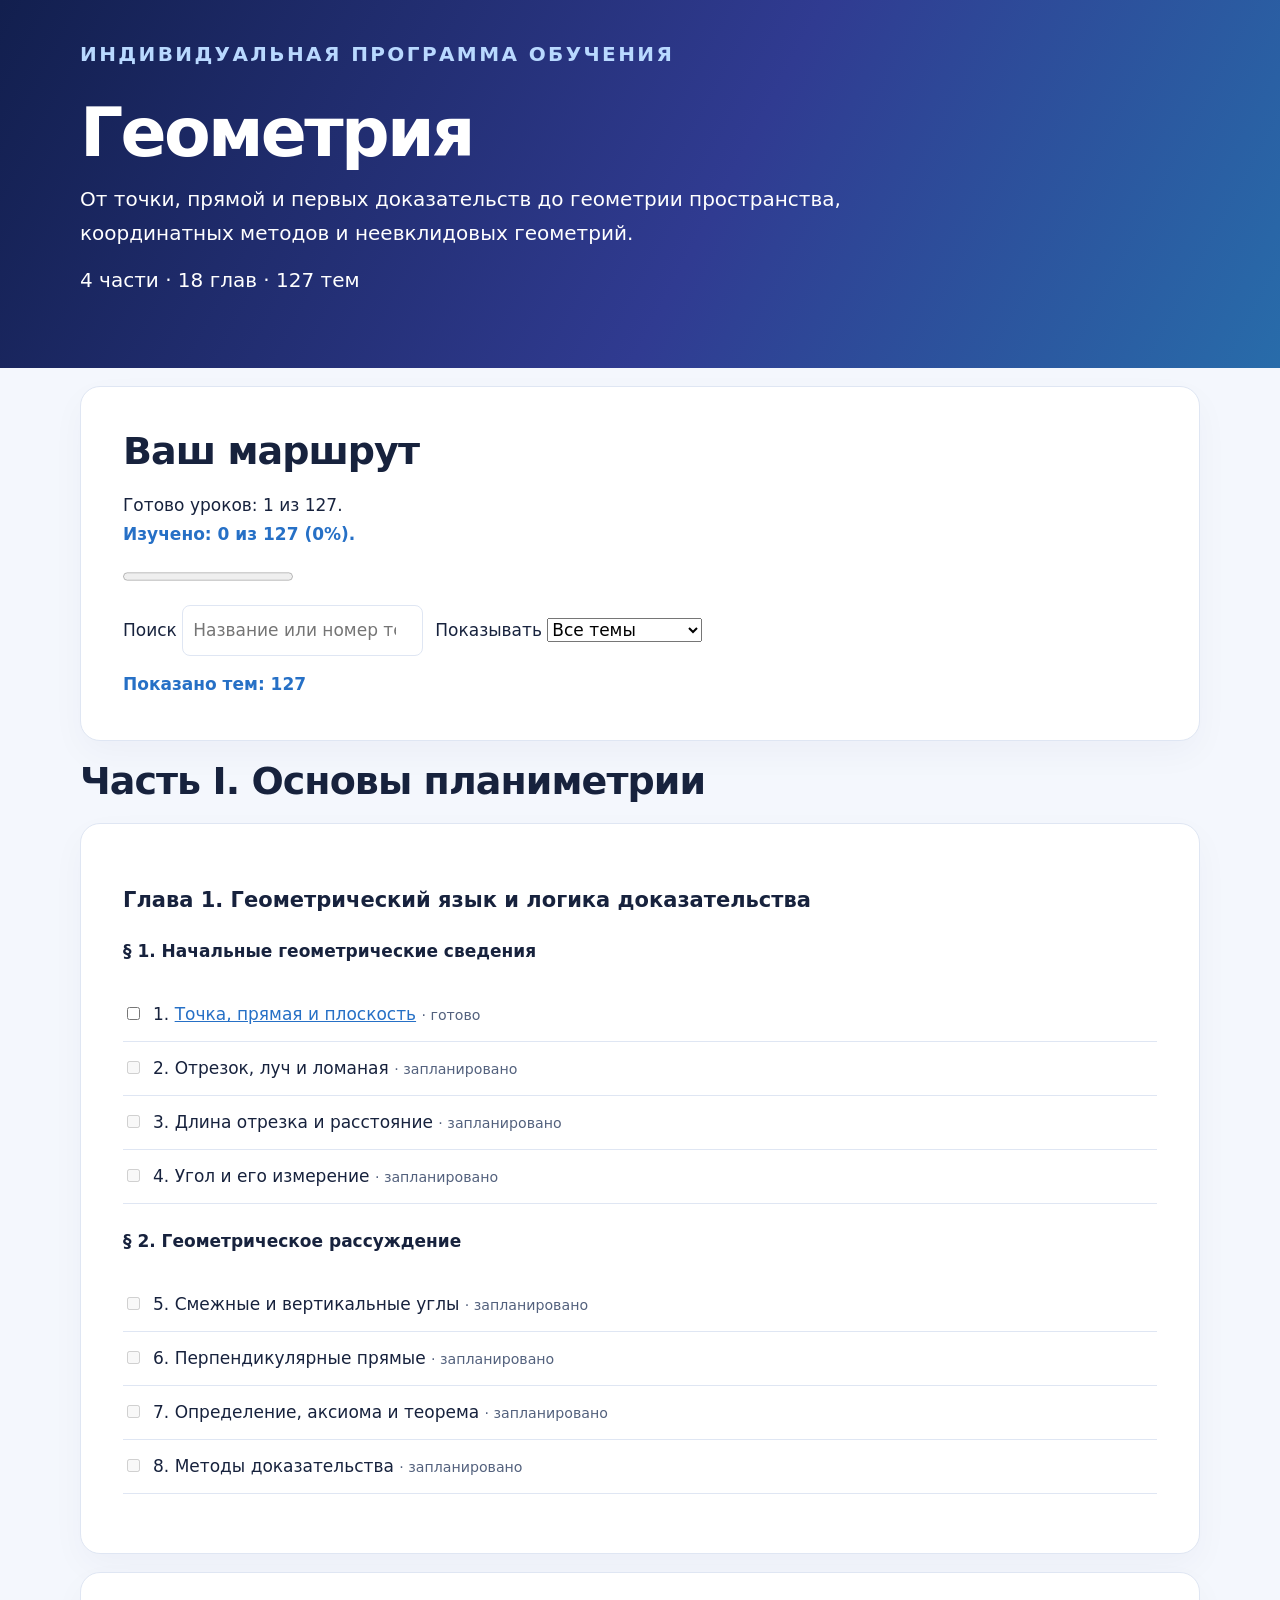
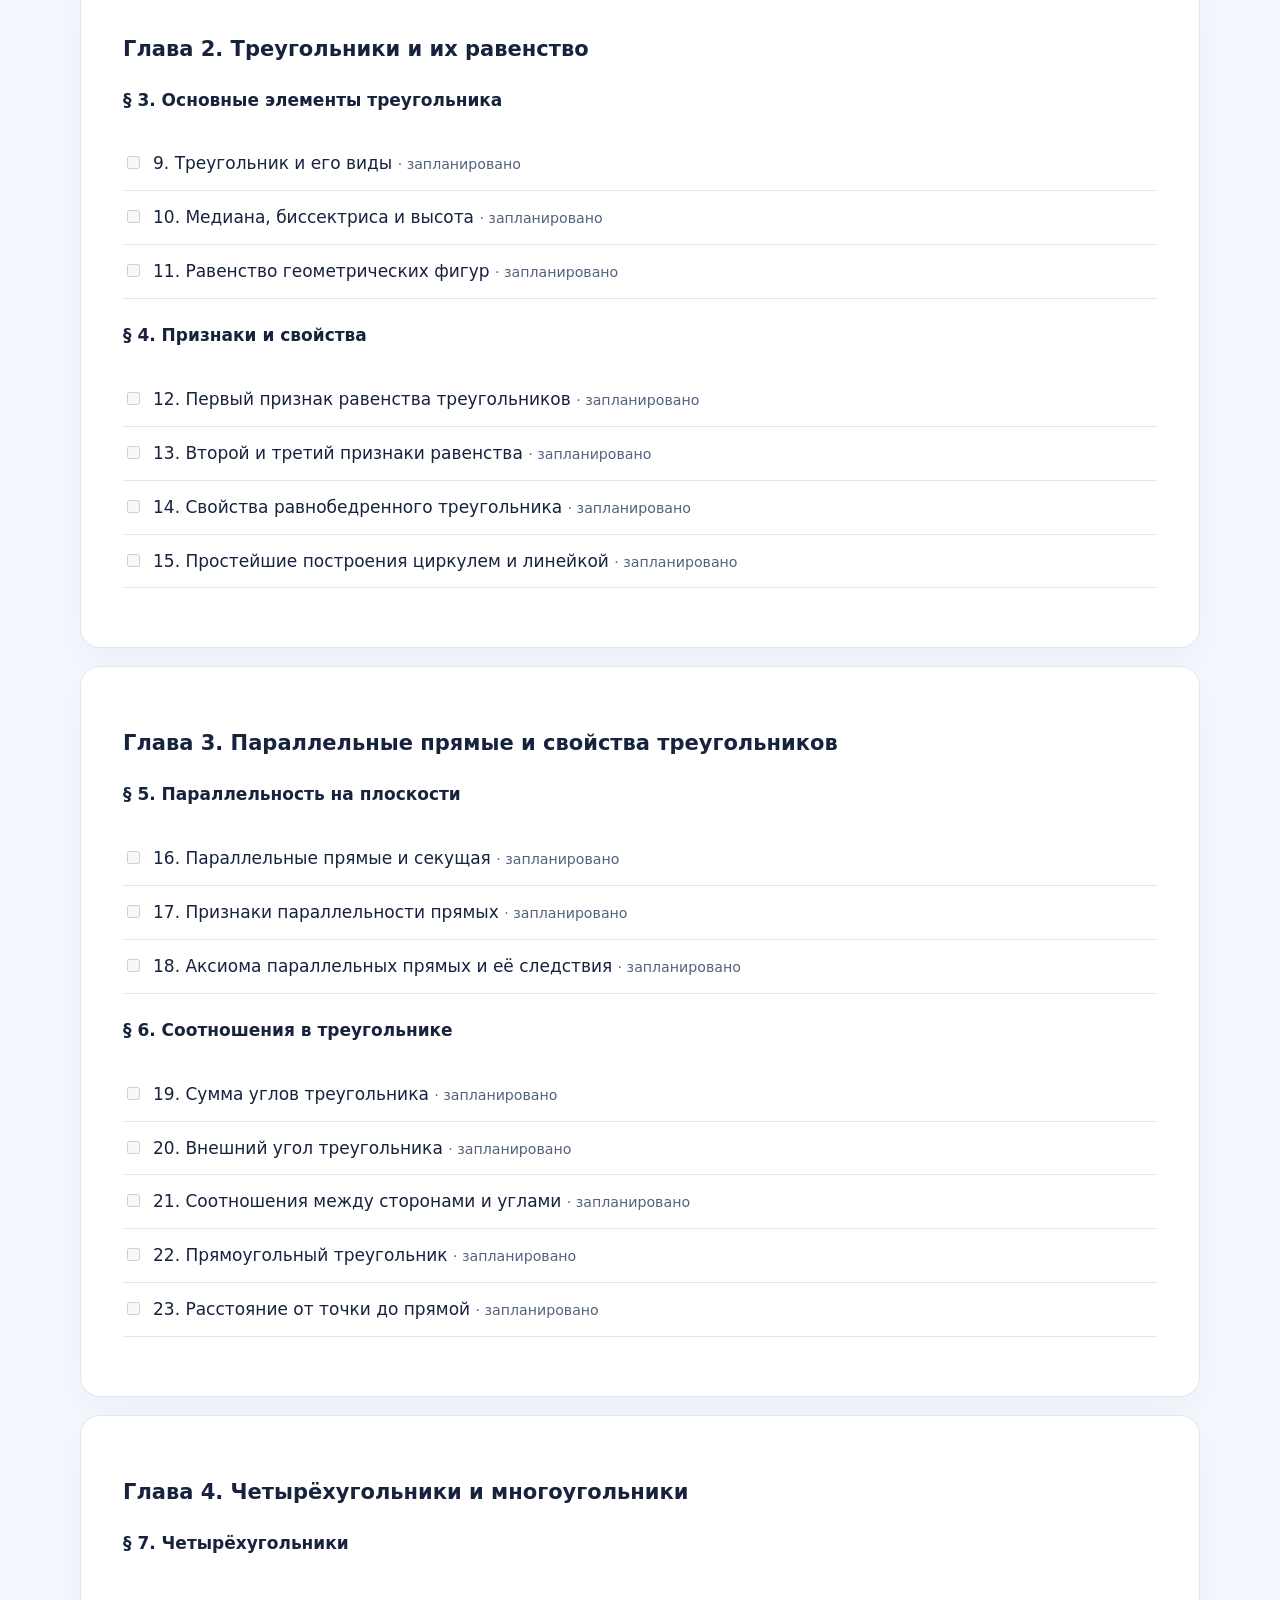
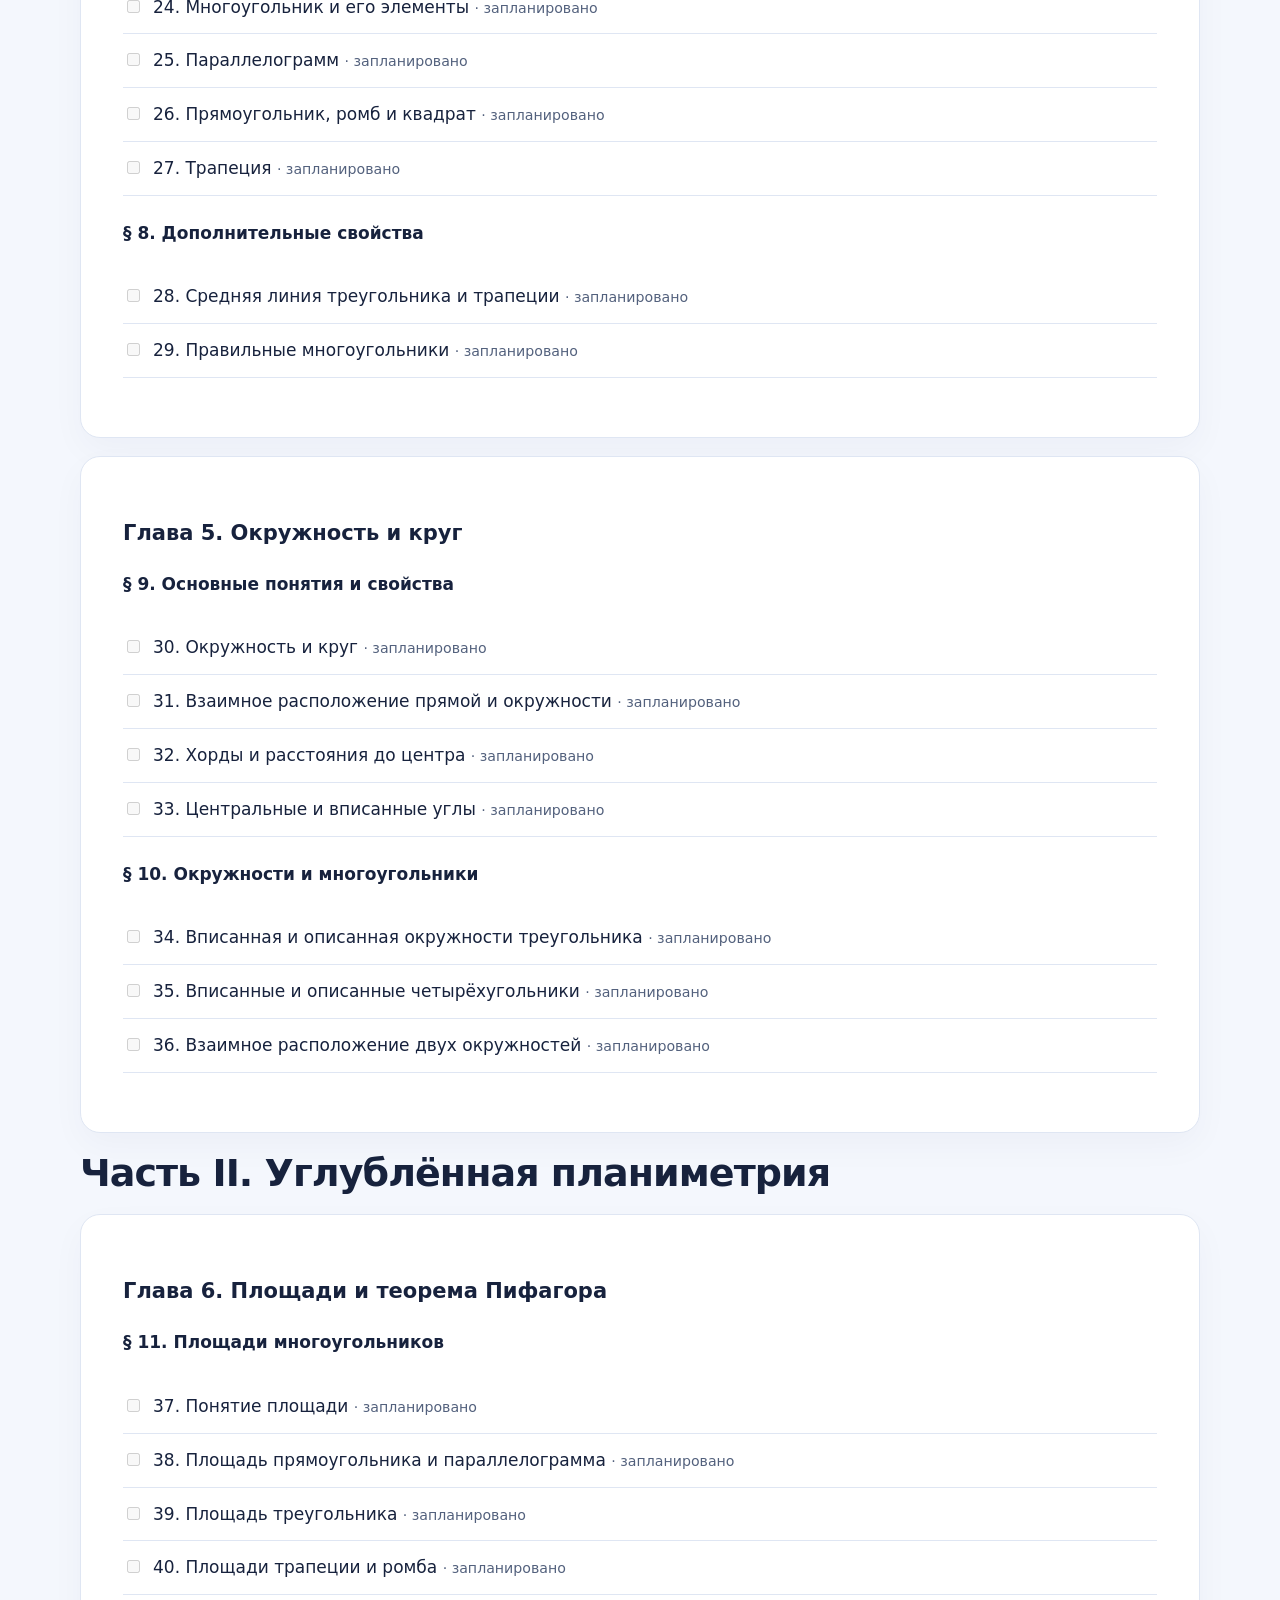
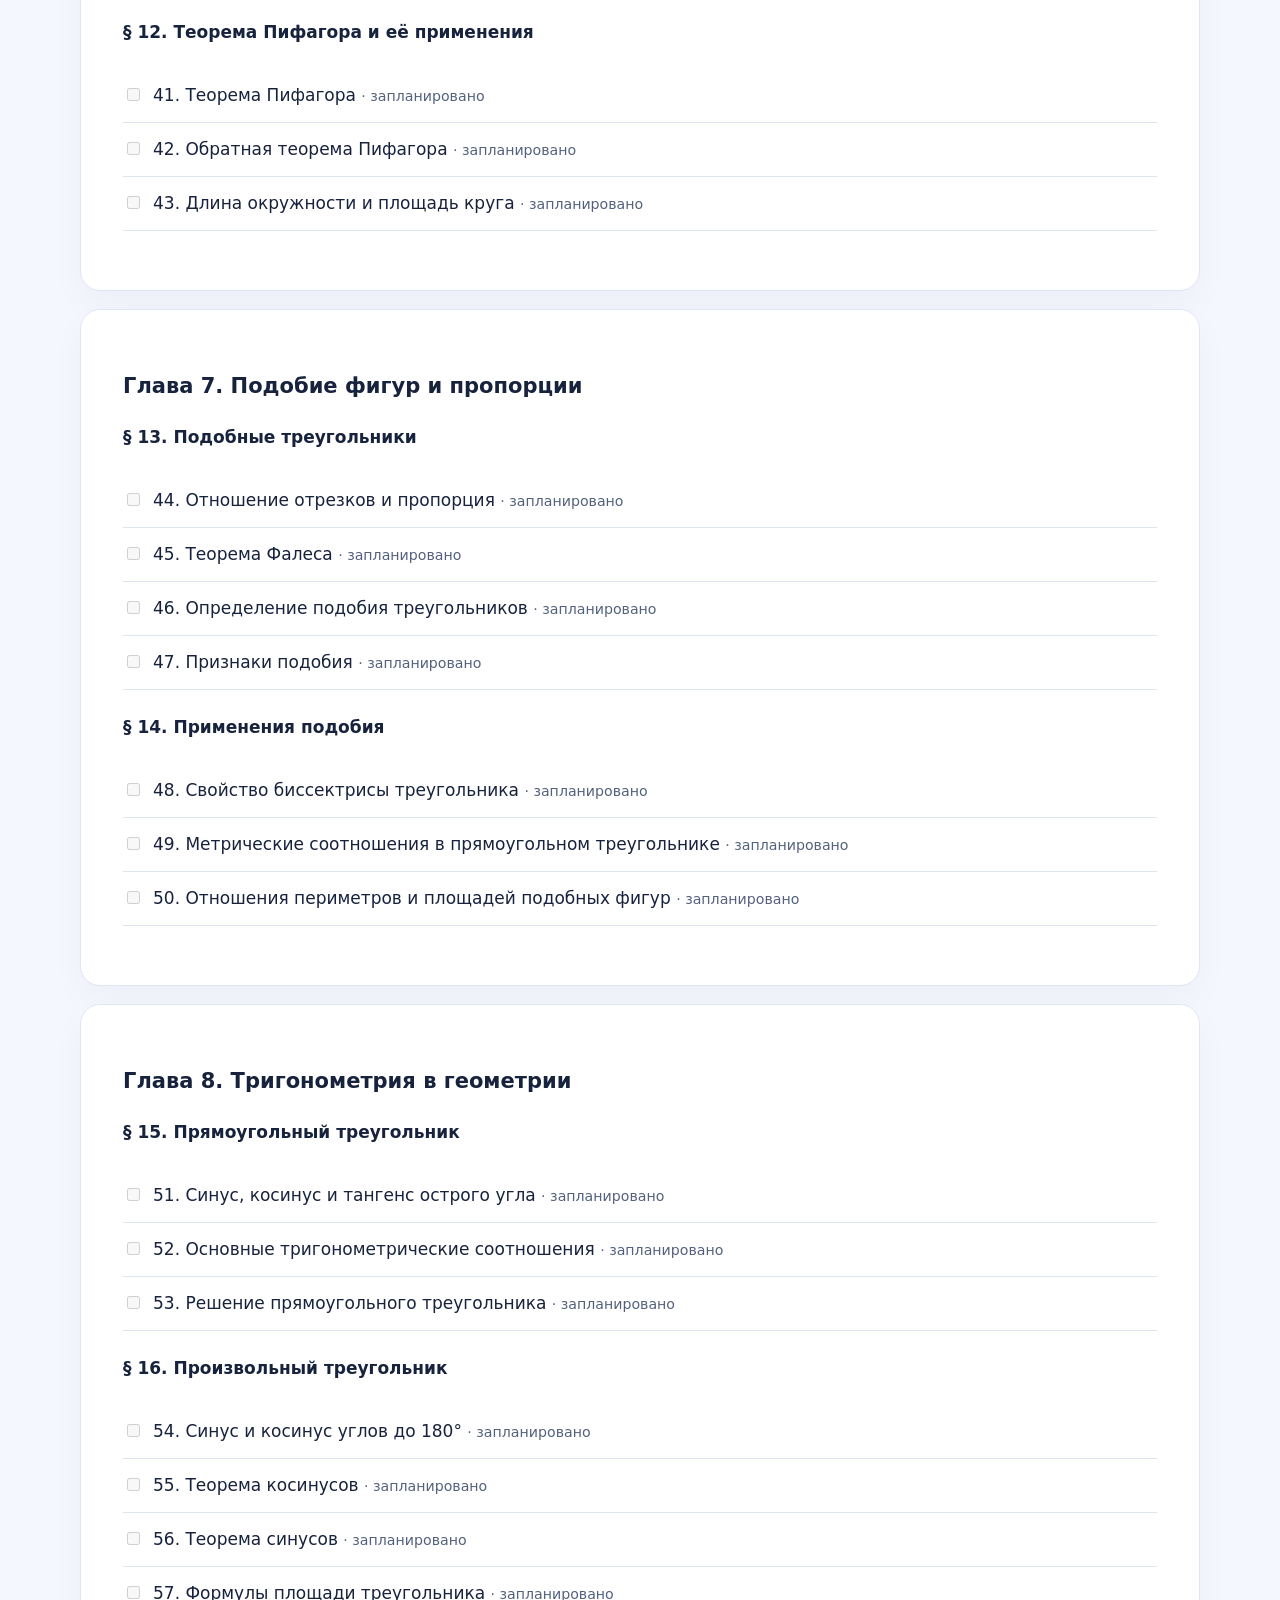
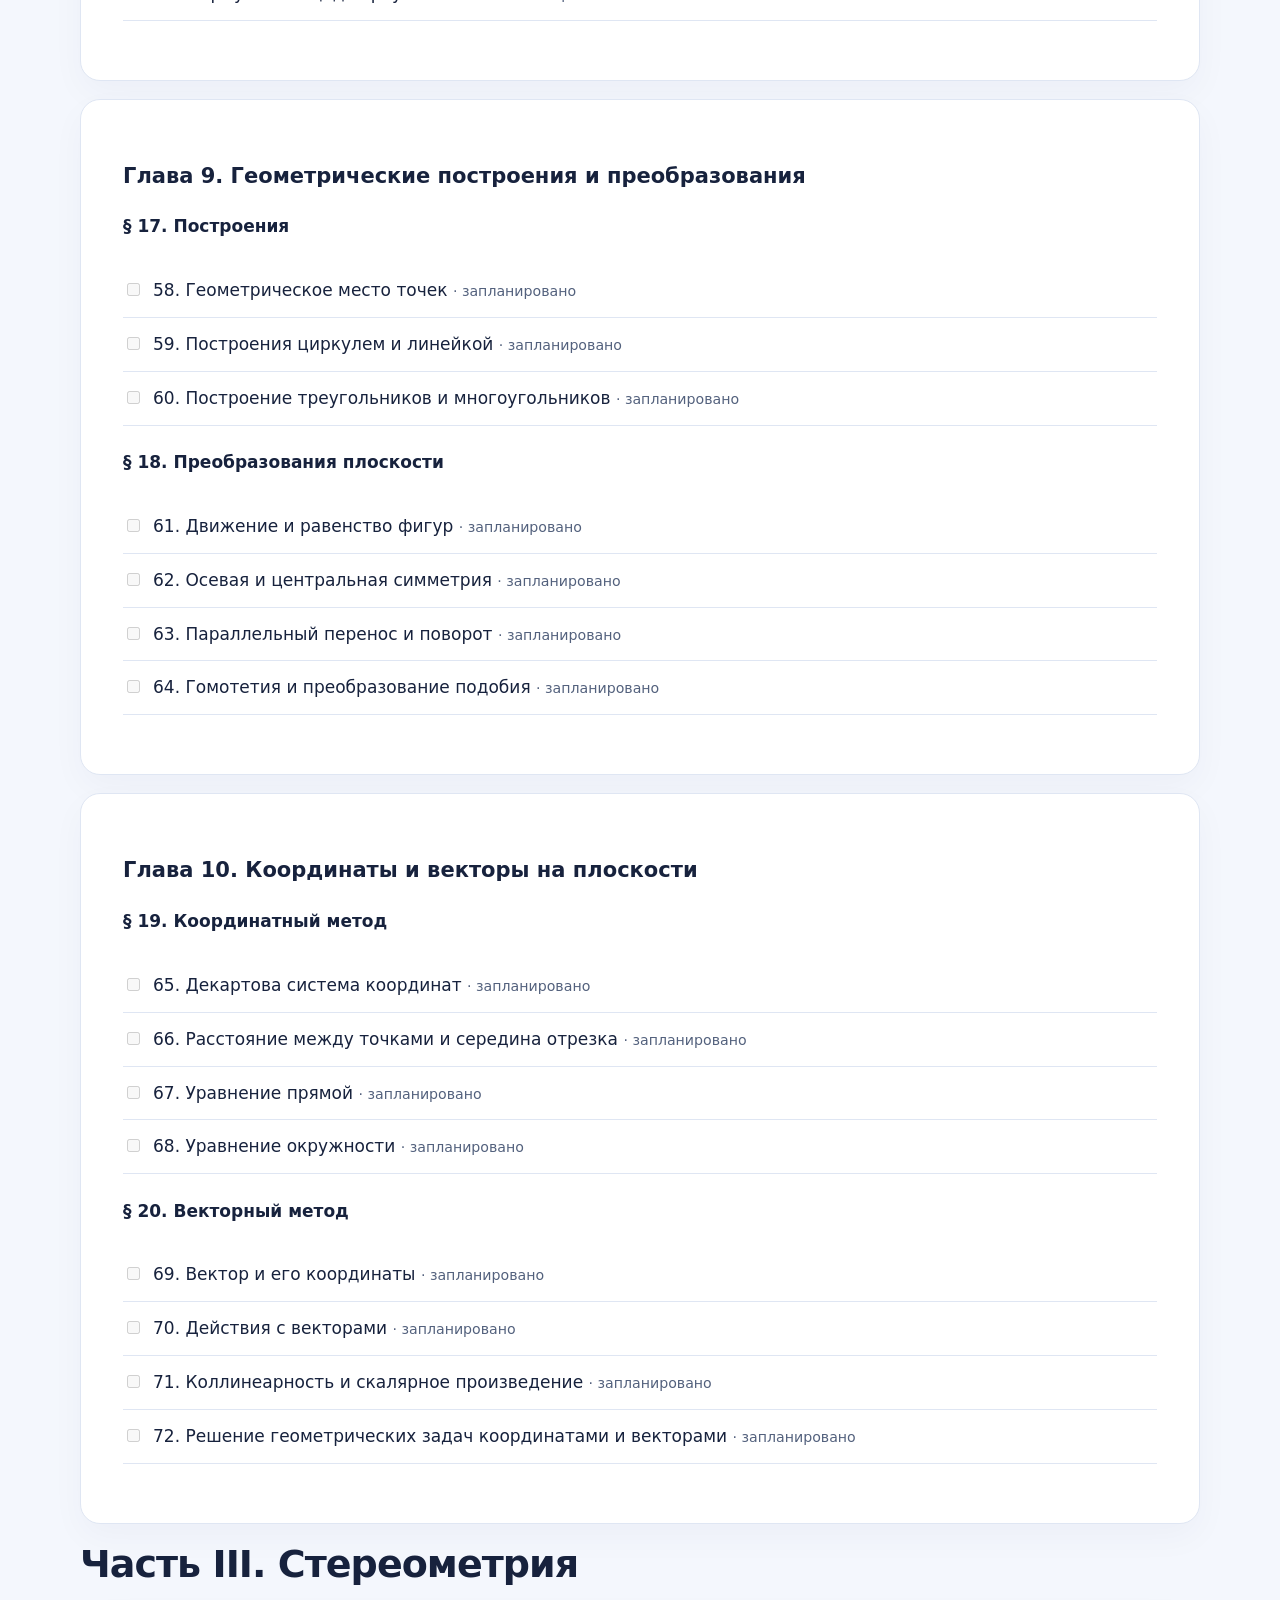
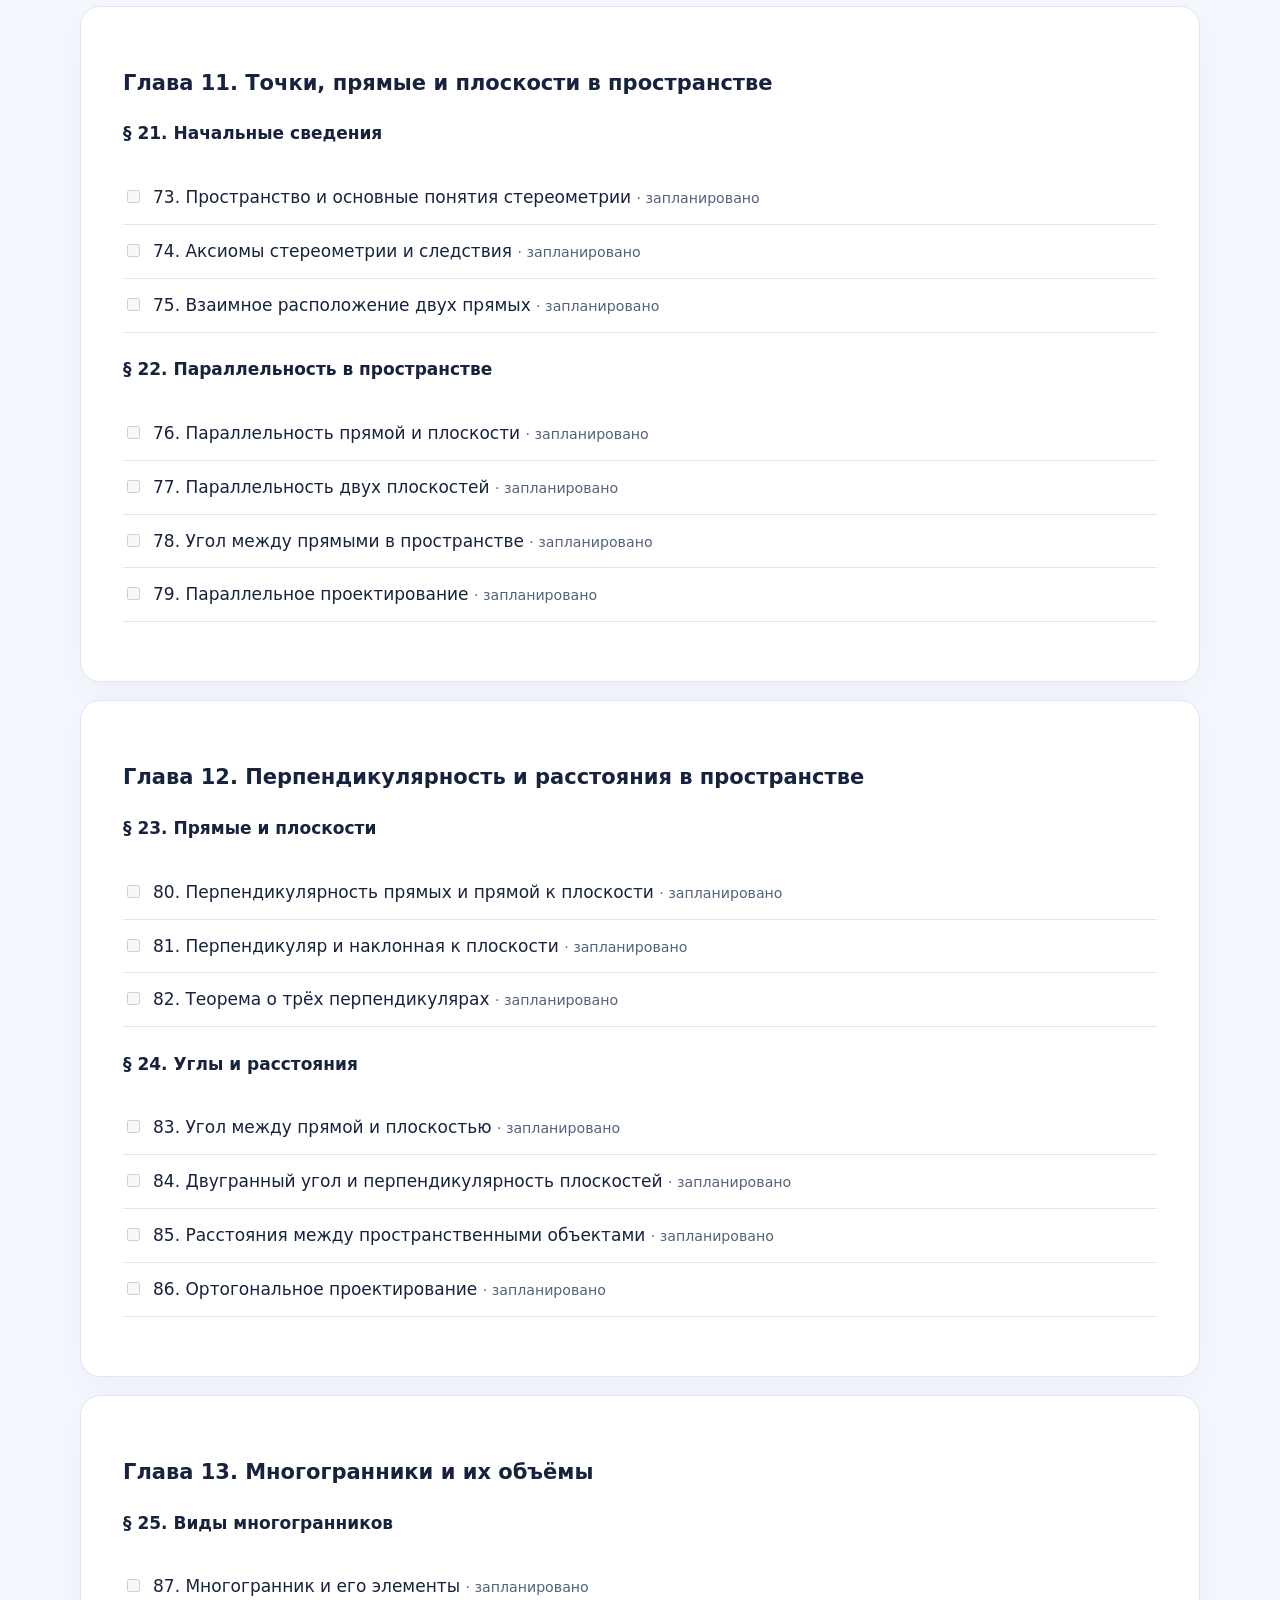
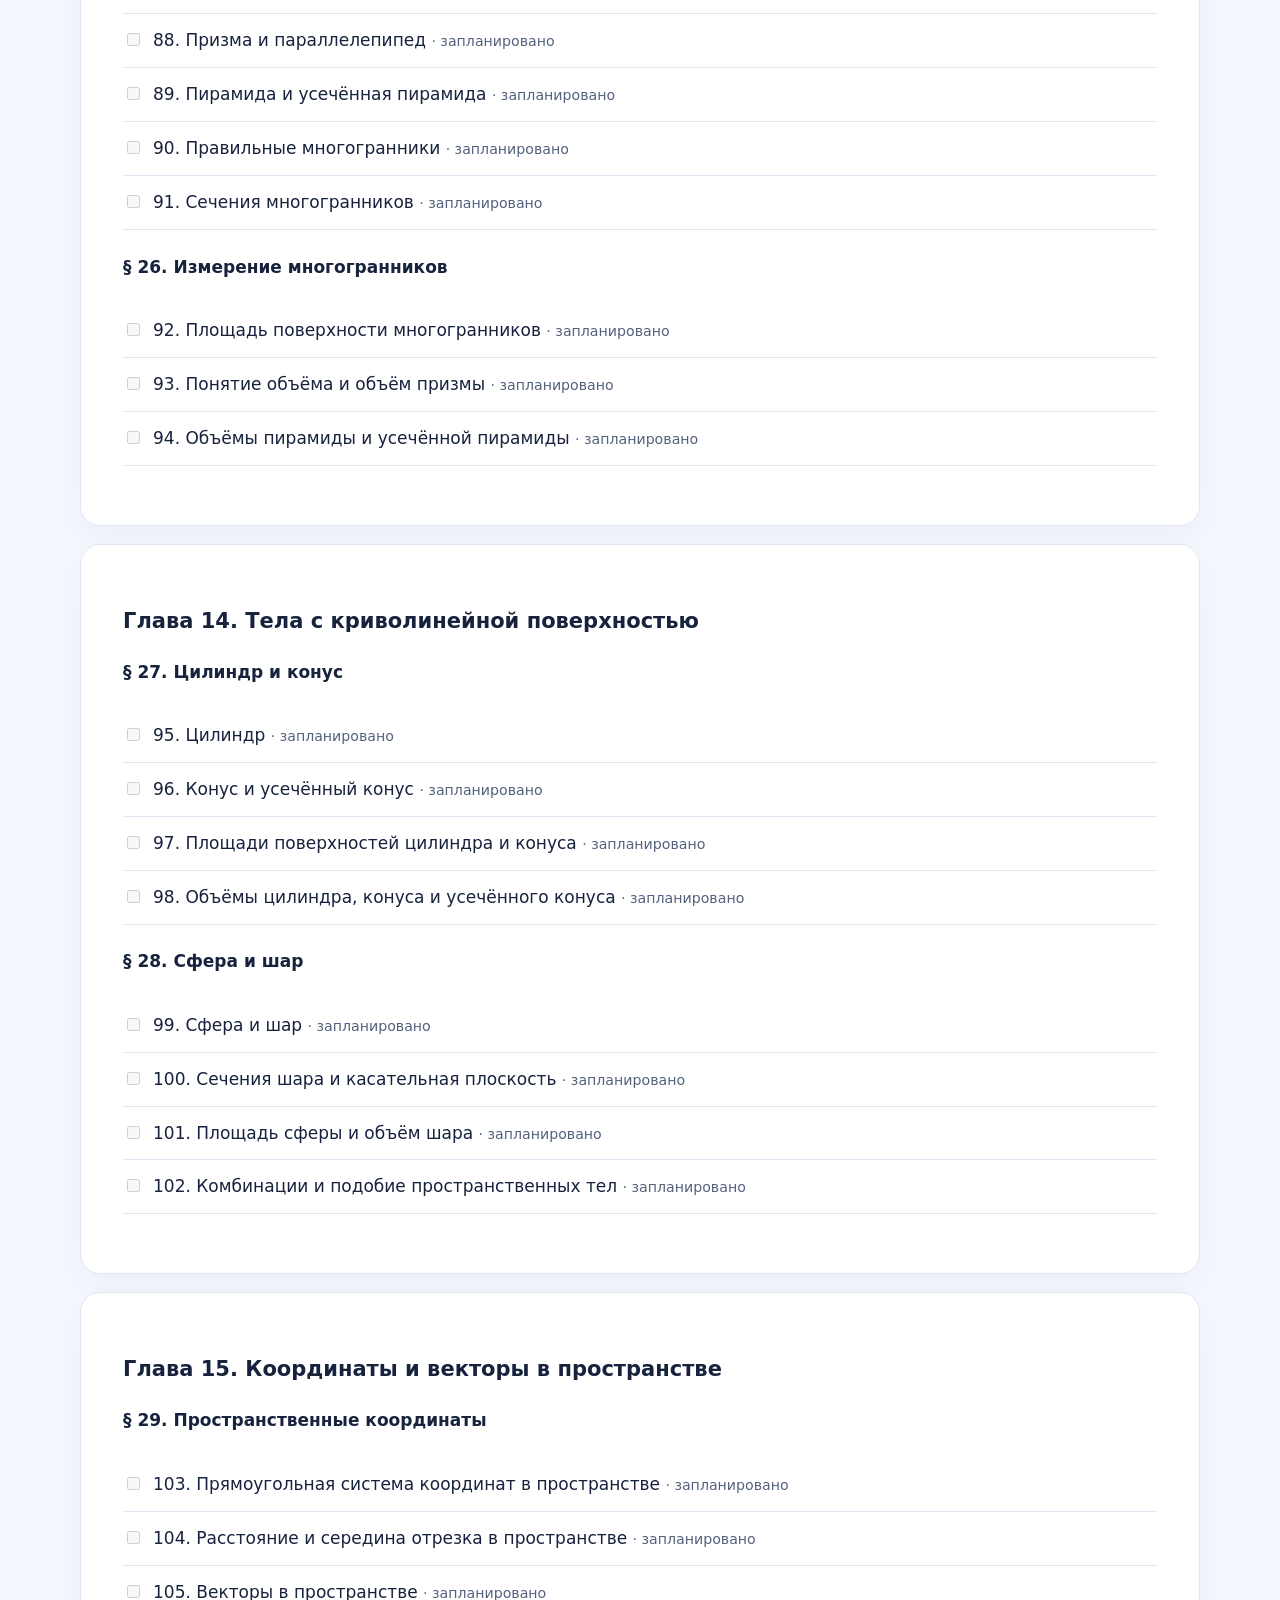
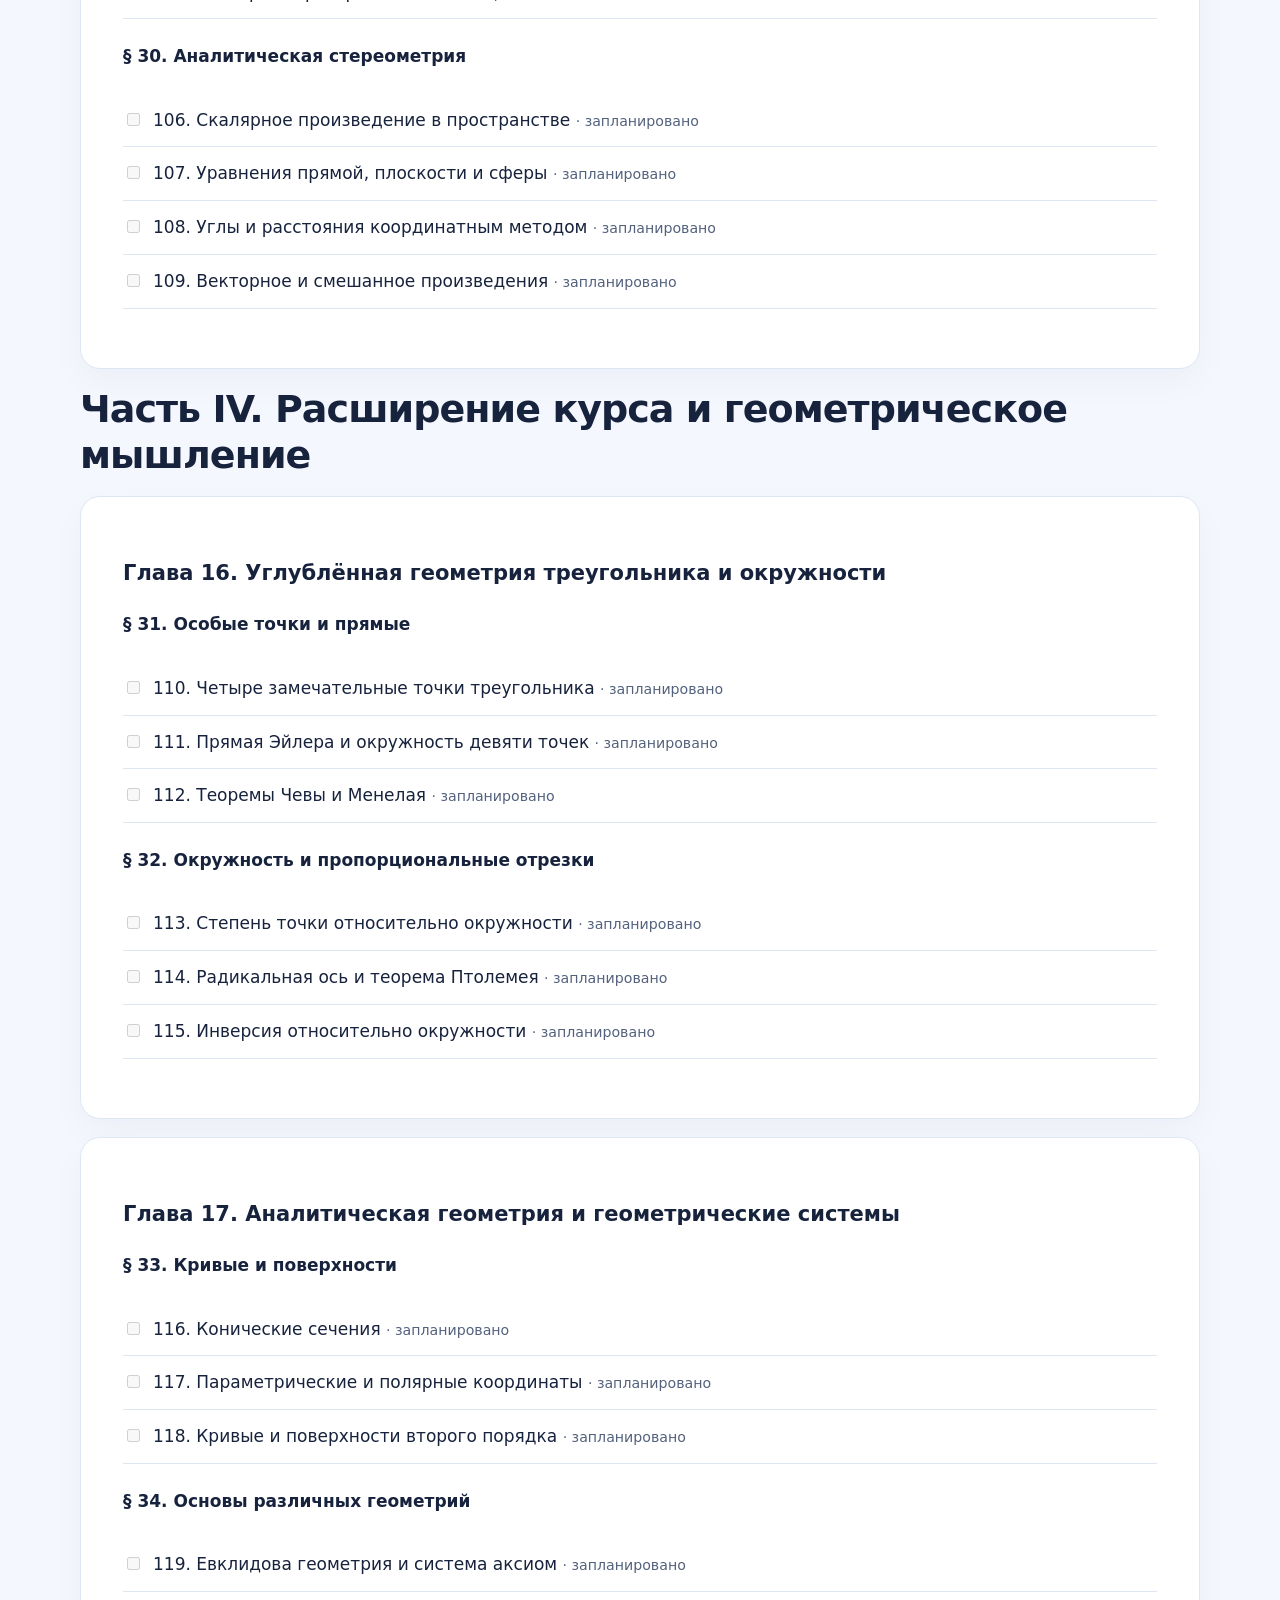
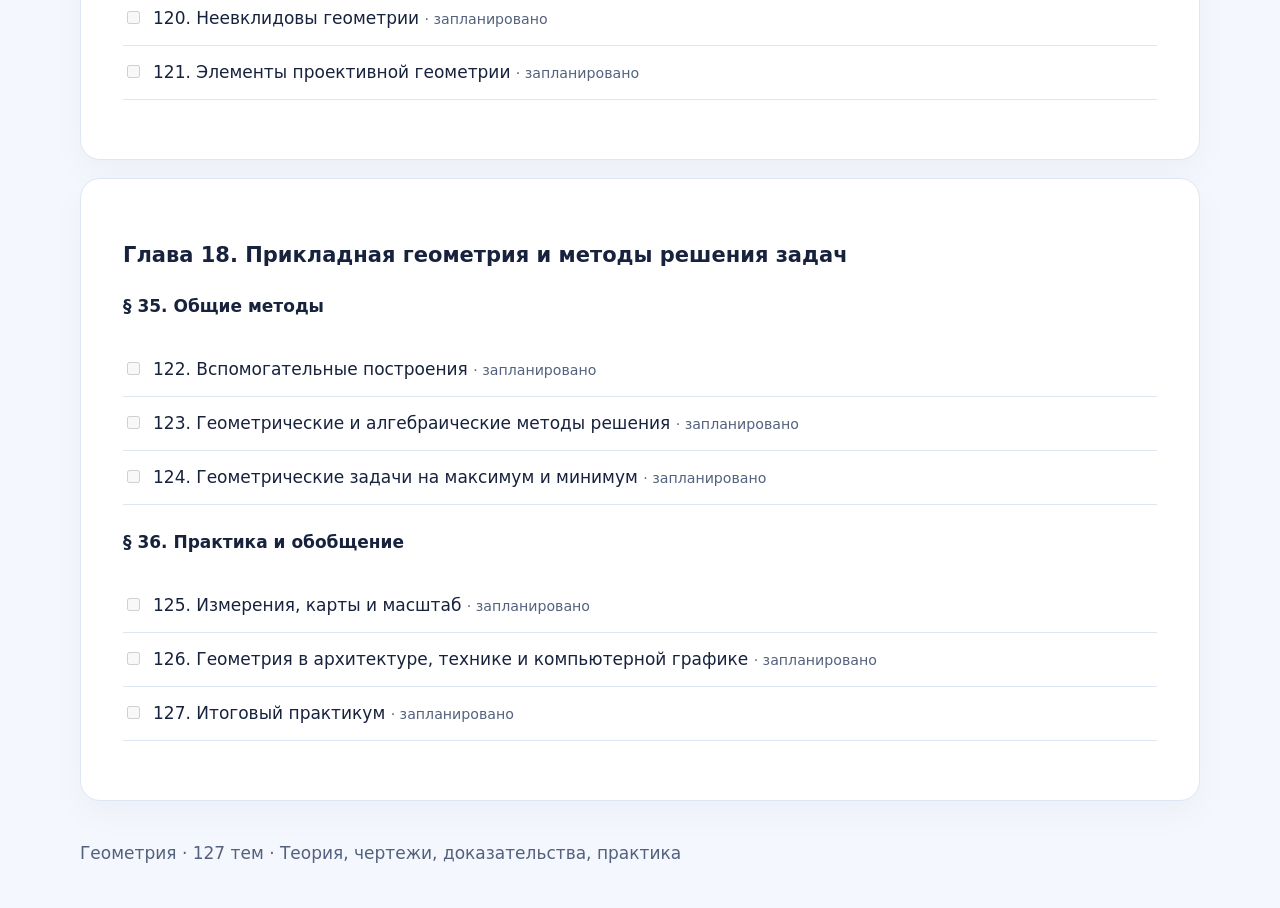
<file: index.html>
<!doctype html><html lang="ru"><head><meta charset="utf-8"><meta name="viewport" content="width=device-width,initial-scale=1"><title>Интерактивный курс геометрии</title><link rel="stylesheet" href="assets/css/course.css"><script defer src="assets/js/index.js"></script></head><body><header class="hero"><div class="wrap"><p class="eyebrow">ИНДИВИДУАЛЬНАЯ ПРОГРАММА ОБУЧЕНИЯ</p><h1>Геометрия</h1><p>От точки, прямой и первых доказательств до геометрии пространства, координатных методов и неевклидовых геометрий.</p><p>4 части · 18 глав · 127 тем</p></div></header><main class="wrap"><section><h2>Ваш маршрут</h2><p>Готово уроков: 1 из 127. <output id="progress"></output></p><progress id="bar" max="127" value="0"></progress><div class="controls"><label>Поиск <input id="search" type="search" placeholder="Название или номер темы"></label><label>Показывать <select id="filter"><option value="all">Все темы</option><option value="ready">Готовые уроки</option><option value="unread">Не изучено</option><option value="done">Изучено</option></select></label></div><output id="count"></output></section><div id="course"><h2>Часть I. Основы планиметрии</h2><section class="chapter"><h3>Глава 1. Геометрический язык и логика доказательства</h3><h4>§ 1. Начальные геометрические сведения</h4><ul class="course-list"><li data-lesson="1" data-present="1"><label><input type="checkbox" data-check="1" aria-label="Тема 1 изучена" ></label>1. <a href="lessons/geometry_01.html">Точка, прямая и плоскость</a> <small class="muted">· готово</small></li><li data-lesson="2" data-present="0"><label><input type="checkbox" data-check="2" aria-label="Тема 2 изучена" disabled></label>2. <span>Отрезок, луч и ломаная</span> <small class="muted">· запланировано</small></li><li data-lesson="3" data-present="0"><label><input type="checkbox" data-check="3" aria-label="Тема 3 изучена" disabled></label>3. <span>Длина отрезка и расстояние</span> <small class="muted">· запланировано</small></li><li data-lesson="4" data-present="0"><label><input type="checkbox" data-check="4" aria-label="Тема 4 изучена" disabled></label>4. <span>Угол и его измерение</span> <small class="muted">· запланировано</small></li></ul><h4>§ 2. Геометрическое рассуждение</h4><ul class="course-list"><li data-lesson="5" data-present="0"><label><input type="checkbox" data-check="5" aria-label="Тема 5 изучена" disabled></label>5. <span>Смежные и вертикальные углы</span> <small class="muted">· запланировано</small></li><li data-lesson="6" data-present="0"><label><input type="checkbox" data-check="6" aria-label="Тема 6 изучена" disabled></label>6. <span>Перпендикулярные прямые</span> <small class="muted">· запланировано</small></li><li data-lesson="7" data-present="0"><label><input type="checkbox" data-check="7" aria-label="Тема 7 изучена" disabled></label>7. <span>Определение, аксиома и теорема</span> <small class="muted">· запланировано</small></li><li data-lesson="8" data-present="0"><label><input type="checkbox" data-check="8" aria-label="Тема 8 изучена" disabled></label>8. <span>Методы доказательства</span> <small class="muted">· запланировано</small></li></ul></section><section class="chapter"><h3>Глава 2. Треугольники и их равенство</h3><h4>§ 3. Основные элементы треугольника</h4><ul class="course-list"><li data-lesson="9" data-present="0"><label><input type="checkbox" data-check="9" aria-label="Тема 9 изучена" disabled></label>9. <span>Треугольник и его виды</span> <small class="muted">· запланировано</small></li><li data-lesson="10" data-present="0"><label><input type="checkbox" data-check="10" aria-label="Тема 10 изучена" disabled></label>10. <span>Медиана, биссектриса и высота</span> <small class="muted">· запланировано</small></li><li data-lesson="11" data-present="0"><label><input type="checkbox" data-check="11" aria-label="Тема 11 изучена" disabled></label>11. <span>Равенство геометрических фигур</span> <small class="muted">· запланировано</small></li></ul><h4>§ 4. Признаки и свойства</h4><ul class="course-list"><li data-lesson="12" data-present="0"><label><input type="checkbox" data-check="12" aria-label="Тема 12 изучена" disabled></label>12. <span>Первый признак равенства треугольников</span> <small class="muted">· запланировано</small></li><li data-lesson="13" data-present="0"><label><input type="checkbox" data-check="13" aria-label="Тема 13 изучена" disabled></label>13. <span>Второй и третий признаки равенства</span> <small class="muted">· запланировано</small></li><li data-lesson="14" data-present="0"><label><input type="checkbox" data-check="14" aria-label="Тема 14 изучена" disabled></label>14. <span>Свойства равнобедренного треугольника</span> <small class="muted">· запланировано</small></li><li data-lesson="15" data-present="0"><label><input type="checkbox" data-check="15" aria-label="Тема 15 изучена" disabled></label>15. <span>Простейшие построения циркулем и линейкой</span> <small class="muted">· запланировано</small></li></ul></section><section class="chapter"><h3>Глава 3. Параллельные прямые и свойства треугольников</h3><h4>§ 5. Параллельность на плоскости</h4><ul class="course-list"><li data-lesson="16" data-present="0"><label><input type="checkbox" data-check="16" aria-label="Тема 16 изучена" disabled></label>16. <span>Параллельные прямые и секущая</span> <small class="muted">· запланировано</small></li><li data-lesson="17" data-present="0"><label><input type="checkbox" data-check="17" aria-label="Тема 17 изучена" disabled></label>17. <span>Признаки параллельности прямых</span> <small class="muted">· запланировано</small></li><li data-lesson="18" data-present="0"><label><input type="checkbox" data-check="18" aria-label="Тема 18 изучена" disabled></label>18. <span>Аксиома параллельных прямых и её следствия</span> <small class="muted">· запланировано</small></li></ul><h4>§ 6. Соотношения в треугольнике</h4><ul class="course-list"><li data-lesson="19" data-present="0"><label><input type="checkbox" data-check="19" aria-label="Тема 19 изучена" disabled></label>19. <span>Сумма углов треугольника</span> <small class="muted">· запланировано</small></li><li data-lesson="20" data-present="0"><label><input type="checkbox" data-check="20" aria-label="Тема 20 изучена" disabled></label>20. <span>Внешний угол треугольника</span> <small class="muted">· запланировано</small></li><li data-lesson="21" data-present="0"><label><input type="checkbox" data-check="21" aria-label="Тема 21 изучена" disabled></label>21. <span>Соотношения между сторонами и углами</span> <small class="muted">· запланировано</small></li><li data-lesson="22" data-present="0"><label><input type="checkbox" data-check="22" aria-label="Тема 22 изучена" disabled></label>22. <span>Прямоугольный треугольник</span> <small class="muted">· запланировано</small></li><li data-lesson="23" data-present="0"><label><input type="checkbox" data-check="23" aria-label="Тема 23 изучена" disabled></label>23. <span>Расстояние от точки до прямой</span> <small class="muted">· запланировано</small></li></ul></section><section class="chapter"><h3>Глава 4. Четырёхугольники и многоугольники</h3><h4>§ 7. Четырёхугольники</h4><ul class="course-list"><li data-lesson="24" data-present="0"><label><input type="checkbox" data-check="24" aria-label="Тема 24 изучена" disabled></label>24. <span>Многоугольник и его элементы</span> <small class="muted">· запланировано</small></li><li data-lesson="25" data-present="0"><label><input type="checkbox" data-check="25" aria-label="Тема 25 изучена" disabled></label>25. <span>Параллелограмм</span> <small class="muted">· запланировано</small></li><li data-lesson="26" data-present="0"><label><input type="checkbox" data-check="26" aria-label="Тема 26 изучена" disabled></label>26. <span>Прямоугольник, ромб и квадрат</span> <small class="muted">· запланировано</small></li><li data-lesson="27" data-present="0"><label><input type="checkbox" data-check="27" aria-label="Тема 27 изучена" disabled></label>27. <span>Трапеция</span> <small class="muted">· запланировано</small></li></ul><h4>§ 8. Дополнительные свойства</h4><ul class="course-list"><li data-lesson="28" data-present="0"><label><input type="checkbox" data-check="28" aria-label="Тема 28 изучена" disabled></label>28. <span>Средняя линия треугольника и трапеции</span> <small class="muted">· запланировано</small></li><li data-lesson="29" data-present="0"><label><input type="checkbox" data-check="29" aria-label="Тема 29 изучена" disabled></label>29. <span>Правильные многоугольники</span> <small class="muted">· запланировано</small></li></ul></section><section class="chapter"><h3>Глава 5. Окружность и круг</h3><h4>§ 9. Основные понятия и свойства</h4><ul class="course-list"><li data-lesson="30" data-present="0"><label><input type="checkbox" data-check="30" aria-label="Тема 30 изучена" disabled></label>30. <span>Окружность и круг</span> <small class="muted">· запланировано</small></li><li data-lesson="31" data-present="0"><label><input type="checkbox" data-check="31" aria-label="Тема 31 изучена" disabled></label>31. <span>Взаимное расположение прямой и окружности</span> <small class="muted">· запланировано</small></li><li data-lesson="32" data-present="0"><label><input type="checkbox" data-check="32" aria-label="Тема 32 изучена" disabled></label>32. <span>Хорды и расстояния до центра</span> <small class="muted">· запланировано</small></li><li data-lesson="33" data-present="0"><label><input type="checkbox" data-check="33" aria-label="Тема 33 изучена" disabled></label>33. <span>Центральные и вписанные углы</span> <small class="muted">· запланировано</small></li></ul><h4>§ 10. Окружности и многоугольники</h4><ul class="course-list"><li data-lesson="34" data-present="0"><label><input type="checkbox" data-check="34" aria-label="Тема 34 изучена" disabled></label>34. <span>Вписанная и описанная окружности треугольника</span> <small class="muted">· запланировано</small></li><li data-lesson="35" data-present="0"><label><input type="checkbox" data-check="35" aria-label="Тема 35 изучена" disabled></label>35. <span>Вписанные и описанные четырёхугольники</span> <small class="muted">· запланировано</small></li><li data-lesson="36" data-present="0"><label><input type="checkbox" data-check="36" aria-label="Тема 36 изучена" disabled></label>36. <span>Взаимное расположение двух окружностей</span> <small class="muted">· запланировано</small></li></ul></section><h2>Часть II. Углублённая планиметрия</h2><section class="chapter"><h3>Глава 6. Площади и теорема Пифагора</h3><h4>§ 11. Площади многоугольников</h4><ul class="course-list"><li data-lesson="37" data-present="0"><label><input type="checkbox" data-check="37" aria-label="Тема 37 изучена" disabled></label>37. <span>Понятие площади</span> <small class="muted">· запланировано</small></li><li data-lesson="38" data-present="0"><label><input type="checkbox" data-check="38" aria-label="Тема 38 изучена" disabled></label>38. <span>Площадь прямоугольника и параллелограмма</span> <small class="muted">· запланировано</small></li><li data-lesson="39" data-present="0"><label><input type="checkbox" data-check="39" aria-label="Тема 39 изучена" disabled></label>39. <span>Площадь треугольника</span> <small class="muted">· запланировано</small></li><li data-lesson="40" data-present="0"><label><input type="checkbox" data-check="40" aria-label="Тема 40 изучена" disabled></label>40. <span>Площади трапеции и ромба</span> <small class="muted">· запланировано</small></li></ul><h4>§ 12. Теорема Пифагора и её применения</h4><ul class="course-list"><li data-lesson="41" data-present="0"><label><input type="checkbox" data-check="41" aria-label="Тема 41 изучена" disabled></label>41. <span>Теорема Пифагора</span> <small class="muted">· запланировано</small></li><li data-lesson="42" data-present="0"><label><input type="checkbox" data-check="42" aria-label="Тема 42 изучена" disabled></label>42. <span>Обратная теорема Пифагора</span> <small class="muted">· запланировано</small></li><li data-lesson="43" data-present="0"><label><input type="checkbox" data-check="43" aria-label="Тема 43 изучена" disabled></label>43. <span>Длина окружности и площадь круга</span> <small class="muted">· запланировано</small></li></ul></section><section class="chapter"><h3>Глава 7. Подобие фигур и пропорции</h3><h4>§ 13. Подобные треугольники</h4><ul class="course-list"><li data-lesson="44" data-present="0"><label><input type="checkbox" data-check="44" aria-label="Тема 44 изучена" disabled></label>44. <span>Отношение отрезков и пропорция</span> <small class="muted">· запланировано</small></li><li data-lesson="45" data-present="0"><label><input type="checkbox" data-check="45" aria-label="Тема 45 изучена" disabled></label>45. <span>Теорема Фалеса</span> <small class="muted">· запланировано</small></li><li data-lesson="46" data-present="0"><label><input type="checkbox" data-check="46" aria-label="Тема 46 изучена" disabled></label>46. <span>Определение подобия треугольников</span> <small class="muted">· запланировано</small></li><li data-lesson="47" data-present="0"><label><input type="checkbox" data-check="47" aria-label="Тема 47 изучена" disabled></label>47. <span>Признаки подобия</span> <small class="muted">· запланировано</small></li></ul><h4>§ 14. Применения подобия</h4><ul class="course-list"><li data-lesson="48" data-present="0"><label><input type="checkbox" data-check="48" aria-label="Тема 48 изучена" disabled></label>48. <span>Свойство биссектрисы треугольника</span> <small class="muted">· запланировано</small></li><li data-lesson="49" data-present="0"><label><input type="checkbox" data-check="49" aria-label="Тема 49 изучена" disabled></label>49. <span>Метрические соотношения в прямоугольном треугольнике</span> <small class="muted">· запланировано</small></li><li data-lesson="50" data-present="0"><label><input type="checkbox" data-check="50" aria-label="Тема 50 изучена" disabled></label>50. <span>Отношения периметров и площадей подобных фигур</span> <small class="muted">· запланировано</small></li></ul></section><section class="chapter"><h3>Глава 8. Тригонометрия в геометрии</h3><h4>§ 15. Прямоугольный треугольник</h4><ul class="course-list"><li data-lesson="51" data-present="0"><label><input type="checkbox" data-check="51" aria-label="Тема 51 изучена" disabled></label>51. <span>Синус, косинус и тангенс острого угла</span> <small class="muted">· запланировано</small></li><li data-lesson="52" data-present="0"><label><input type="checkbox" data-check="52" aria-label="Тема 52 изучена" disabled></label>52. <span>Основные тригонометрические соотношения</span> <small class="muted">· запланировано</small></li><li data-lesson="53" data-present="0"><label><input type="checkbox" data-check="53" aria-label="Тема 53 изучена" disabled></label>53. <span>Решение прямоугольного треугольника</span> <small class="muted">· запланировано</small></li></ul><h4>§ 16. Произвольный треугольник</h4><ul class="course-list"><li data-lesson="54" data-present="0"><label><input type="checkbox" data-check="54" aria-label="Тема 54 изучена" disabled></label>54. <span>Синус и косинус углов до 180°</span> <small class="muted">· запланировано</small></li><li data-lesson="55" data-present="0"><label><input type="checkbox" data-check="55" aria-label="Тема 55 изучена" disabled></label>55. <span>Теорема косинусов</span> <small class="muted">· запланировано</small></li><li data-lesson="56" data-present="0"><label><input type="checkbox" data-check="56" aria-label="Тема 56 изучена" disabled></label>56. <span>Теорема синусов</span> <small class="muted">· запланировано</small></li><li data-lesson="57" data-present="0"><label><input type="checkbox" data-check="57" aria-label="Тема 57 изучена" disabled></label>57. <span>Формулы площади треугольника</span> <small class="muted">· запланировано</small></li></ul></section><section class="chapter"><h3>Глава 9. Геометрические построения и преобразования</h3><h4>§ 17. Построения</h4><ul class="course-list"><li data-lesson="58" data-present="0"><label><input type="checkbox" data-check="58" aria-label="Тема 58 изучена" disabled></label>58. <span>Геометрическое место точек</span> <small class="muted">· запланировано</small></li><li data-lesson="59" data-present="0"><label><input type="checkbox" data-check="59" aria-label="Тема 59 изучена" disabled></label>59. <span>Построения циркулем и линейкой</span> <small class="muted">· запланировано</small></li><li data-lesson="60" data-present="0"><label><input type="checkbox" data-check="60" aria-label="Тема 60 изучена" disabled></label>60. <span>Построение треугольников и многоугольников</span> <small class="muted">· запланировано</small></li></ul><h4>§ 18. Преобразования плоскости</h4><ul class="course-list"><li data-lesson="61" data-present="0"><label><input type="checkbox" data-check="61" aria-label="Тема 61 изучена" disabled></label>61. <span>Движение и равенство фигур</span> <small class="muted">· запланировано</small></li><li data-lesson="62" data-present="0"><label><input type="checkbox" data-check="62" aria-label="Тема 62 изучена" disabled></label>62. <span>Осевая и центральная симметрия</span> <small class="muted">· запланировано</small></li><li data-lesson="63" data-present="0"><label><input type="checkbox" data-check="63" aria-label="Тема 63 изучена" disabled></label>63. <span>Параллельный перенос и поворот</span> <small class="muted">· запланировано</small></li><li data-lesson="64" data-present="0"><label><input type="checkbox" data-check="64" aria-label="Тема 64 изучена" disabled></label>64. <span>Гомотетия и преобразование подобия</span> <small class="muted">· запланировано</small></li></ul></section><section class="chapter"><h3>Глава 10. Координаты и векторы на плоскости</h3><h4>§ 19. Координатный метод</h4><ul class="course-list"><li data-lesson="65" data-present="0"><label><input type="checkbox" data-check="65" aria-label="Тема 65 изучена" disabled></label>65. <span>Декартова система координат</span> <small class="muted">· запланировано</small></li><li data-lesson="66" data-present="0"><label><input type="checkbox" data-check="66" aria-label="Тема 66 изучена" disabled></label>66. <span>Расстояние между точками и середина отрезка</span> <small class="muted">· запланировано</small></li><li data-lesson="67" data-present="0"><label><input type="checkbox" data-check="67" aria-label="Тема 67 изучена" disabled></label>67. <span>Уравнение прямой</span> <small class="muted">· запланировано</small></li><li data-lesson="68" data-present="0"><label><input type="checkbox" data-check="68" aria-label="Тема 68 изучена" disabled></label>68. <span>Уравнение окружности</span> <small class="muted">· запланировано</small></li></ul><h4>§ 20. Векторный метод</h4><ul class="course-list"><li data-lesson="69" data-present="0"><label><input type="checkbox" data-check="69" aria-label="Тема 69 изучена" disabled></label>69. <span>Вектор и его координаты</span> <small class="muted">· запланировано</small></li><li data-lesson="70" data-present="0"><label><input type="checkbox" data-check="70" aria-label="Тема 70 изучена" disabled></label>70. <span>Действия с векторами</span> <small class="muted">· запланировано</small></li><li data-lesson="71" data-present="0"><label><input type="checkbox" data-check="71" aria-label="Тема 71 изучена" disabled></label>71. <span>Коллинеарность и скалярное произведение</span> <small class="muted">· запланировано</small></li><li data-lesson="72" data-present="0"><label><input type="checkbox" data-check="72" aria-label="Тема 72 изучена" disabled></label>72. <span>Решение геометрических задач координатами и векторами</span> <small class="muted">· запланировано</small></li></ul></section><h2>Часть III. Стереометрия</h2><section class="chapter"><h3>Глава 11. Точки, прямые и плоскости в пространстве</h3><h4>§ 21. Начальные сведения</h4><ul class="course-list"><li data-lesson="73" data-present="0"><label><input type="checkbox" data-check="73" aria-label="Тема 73 изучена" disabled></label>73. <span>Пространство и основные понятия стереометрии</span> <small class="muted">· запланировано</small></li><li data-lesson="74" data-present="0"><label><input type="checkbox" data-check="74" aria-label="Тема 74 изучена" disabled></label>74. <span>Аксиомы стереометрии и следствия</span> <small class="muted">· запланировано</small></li><li data-lesson="75" data-present="0"><label><input type="checkbox" data-check="75" aria-label="Тема 75 изучена" disabled></label>75. <span>Взаимное расположение двух прямых</span> <small class="muted">· запланировано</small></li></ul><h4>§ 22. Параллельность в пространстве</h4><ul class="course-list"><li data-lesson="76" data-present="0"><label><input type="checkbox" data-check="76" aria-label="Тема 76 изучена" disabled></label>76. <span>Параллельность прямой и плоскости</span> <small class="muted">· запланировано</small></li><li data-lesson="77" data-present="0"><label><input type="checkbox" data-check="77" aria-label="Тема 77 изучена" disabled></label>77. <span>Параллельность двух плоскостей</span> <small class="muted">· запланировано</small></li><li data-lesson="78" data-present="0"><label><input type="checkbox" data-check="78" aria-label="Тема 78 изучена" disabled></label>78. <span>Угол между прямыми в пространстве</span> <small class="muted">· запланировано</small></li><li data-lesson="79" data-present="0"><label><input type="checkbox" data-check="79" aria-label="Тема 79 изучена" disabled></label>79. <span>Параллельное проектирование</span> <small class="muted">· запланировано</small></li></ul></section><section class="chapter"><h3>Глава 12. Перпендикулярность и расстояния в пространстве</h3><h4>§ 23. Прямые и плоскости</h4><ul class="course-list"><li data-lesson="80" data-present="0"><label><input type="checkbox" data-check="80" aria-label="Тема 80 изучена" disabled></label>80. <span>Перпендикулярность прямых и прямой к плоскости</span> <small class="muted">· запланировано</small></li><li data-lesson="81" data-present="0"><label><input type="checkbox" data-check="81" aria-label="Тема 81 изучена" disabled></label>81. <span>Перпендикуляр и наклонная к плоскости</span> <small class="muted">· запланировано</small></li><li data-lesson="82" data-present="0"><label><input type="checkbox" data-check="82" aria-label="Тема 82 изучена" disabled></label>82. <span>Теорема о трёх перпендикулярах</span> <small class="muted">· запланировано</small></li></ul><h4>§ 24. Углы и расстояния</h4><ul class="course-list"><li data-lesson="83" data-present="0"><label><input type="checkbox" data-check="83" aria-label="Тема 83 изучена" disabled></label>83. <span>Угол между прямой и плоскостью</span> <small class="muted">· запланировано</small></li><li data-lesson="84" data-present="0"><label><input type="checkbox" data-check="84" aria-label="Тема 84 изучена" disabled></label>84. <span>Двугранный угол и перпендикулярность плоскостей</span> <small class="muted">· запланировано</small></li><li data-lesson="85" data-present="0"><label><input type="checkbox" data-check="85" aria-label="Тема 85 изучена" disabled></label>85. <span>Расстояния между пространственными объектами</span> <small class="muted">· запланировано</small></li><li data-lesson="86" data-present="0"><label><input type="checkbox" data-check="86" aria-label="Тема 86 изучена" disabled></label>86. <span>Ортогональное проектирование</span> <small class="muted">· запланировано</small></li></ul></section><section class="chapter"><h3>Глава 13. Многогранники и их объёмы</h3><h4>§ 25. Виды многогранников</h4><ul class="course-list"><li data-lesson="87" data-present="0"><label><input type="checkbox" data-check="87" aria-label="Тема 87 изучена" disabled></label>87. <span>Многогранник и его элементы</span> <small class="muted">· запланировано</small></li><li data-lesson="88" data-present="0"><label><input type="checkbox" data-check="88" aria-label="Тема 88 изучена" disabled></label>88. <span>Призма и параллелепипед</span> <small class="muted">· запланировано</small></li><li data-lesson="89" data-present="0"><label><input type="checkbox" data-check="89" aria-label="Тема 89 изучена" disabled></label>89. <span>Пирамида и усечённая пирамида</span> <small class="muted">· запланировано</small></li><li data-lesson="90" data-present="0"><label><input type="checkbox" data-check="90" aria-label="Тема 90 изучена" disabled></label>90. <span>Правильные многогранники</span> <small class="muted">· запланировано</small></li><li data-lesson="91" data-present="0"><label><input type="checkbox" data-check="91" aria-label="Тема 91 изучена" disabled></label>91. <span>Сечения многогранников</span> <small class="muted">· запланировано</small></li></ul><h4>§ 26. Измерение многогранников</h4><ul class="course-list"><li data-lesson="92" data-present="0"><label><input type="checkbox" data-check="92" aria-label="Тема 92 изучена" disabled></label>92. <span>Площадь поверхности многогранников</span> <small class="muted">· запланировано</small></li><li data-lesson="93" data-present="0"><label><input type="checkbox" data-check="93" aria-label="Тема 93 изучена" disabled></label>93. <span>Понятие объёма и объём призмы</span> <small class="muted">· запланировано</small></li><li data-lesson="94" data-present="0"><label><input type="checkbox" data-check="94" aria-label="Тема 94 изучена" disabled></label>94. <span>Объёмы пирамиды и усечённой пирамиды</span> <small class="muted">· запланировано</small></li></ul></section><section class="chapter"><h3>Глава 14. Тела с криволинейной поверхностью</h3><h4>§ 27. Цилиндр и конус</h4><ul class="course-list"><li data-lesson="95" data-present="0"><label><input type="checkbox" data-check="95" aria-label="Тема 95 изучена" disabled></label>95. <span>Цилиндр</span> <small class="muted">· запланировано</small></li><li data-lesson="96" data-present="0"><label><input type="checkbox" data-check="96" aria-label="Тема 96 изучена" disabled></label>96. <span>Конус и усечённый конус</span> <small class="muted">· запланировано</small></li><li data-lesson="97" data-present="0"><label><input type="checkbox" data-check="97" aria-label="Тема 97 изучена" disabled></label>97. <span>Площади поверхностей цилиндра и конуса</span> <small class="muted">· запланировано</small></li><li data-lesson="98" data-present="0"><label><input type="checkbox" data-check="98" aria-label="Тема 98 изучена" disabled></label>98. <span>Объёмы цилиндра, конуса и усечённого конуса</span> <small class="muted">· запланировано</small></li></ul><h4>§ 28. Сфера и шар</h4><ul class="course-list"><li data-lesson="99" data-present="0"><label><input type="checkbox" data-check="99" aria-label="Тема 99 изучена" disabled></label>99. <span>Сфера и шар</span> <small class="muted">· запланировано</small></li><li data-lesson="100" data-present="0"><label><input type="checkbox" data-check="100" aria-label="Тема 100 изучена" disabled></label>100. <span>Сечения шара и касательная плоскость</span> <small class="muted">· запланировано</small></li><li data-lesson="101" data-present="0"><label><input type="checkbox" data-check="101" aria-label="Тема 101 изучена" disabled></label>101. <span>Площадь сферы и объём шара</span> <small class="muted">· запланировано</small></li><li data-lesson="102" data-present="0"><label><input type="checkbox" data-check="102" aria-label="Тема 102 изучена" disabled></label>102. <span>Комбинации и подобие пространственных тел</span> <small class="muted">· запланировано</small></li></ul></section><section class="chapter"><h3>Глава 15. Координаты и векторы в пространстве</h3><h4>§ 29. Пространственные координаты</h4><ul class="course-list"><li data-lesson="103" data-present="0"><label><input type="checkbox" data-check="103" aria-label="Тема 103 изучена" disabled></label>103. <span>Прямоугольная система координат в пространстве</span> <small class="muted">· запланировано</small></li><li data-lesson="104" data-present="0"><label><input type="checkbox" data-check="104" aria-label="Тема 104 изучена" disabled></label>104. <span>Расстояние и середина отрезка в пространстве</span> <small class="muted">· запланировано</small></li><li data-lesson="105" data-present="0"><label><input type="checkbox" data-check="105" aria-label="Тема 105 изучена" disabled></label>105. <span>Векторы в пространстве</span> <small class="muted">· запланировано</small></li></ul><h4>§ 30. Аналитическая стереометрия</h4><ul class="course-list"><li data-lesson="106" data-present="0"><label><input type="checkbox" data-check="106" aria-label="Тема 106 изучена" disabled></label>106. <span>Скалярное произведение в пространстве</span> <small class="muted">· запланировано</small></li><li data-lesson="107" data-present="0"><label><input type="checkbox" data-check="107" aria-label="Тема 107 изучена" disabled></label>107. <span>Уравнения прямой, плоскости и сферы</span> <small class="muted">· запланировано</small></li><li data-lesson="108" data-present="0"><label><input type="checkbox" data-check="108" aria-label="Тема 108 изучена" disabled></label>108. <span>Углы и расстояния координатным методом</span> <small class="muted">· запланировано</small></li><li data-lesson="109" data-present="0"><label><input type="checkbox" data-check="109" aria-label="Тема 109 изучена" disabled></label>109. <span>Векторное и смешанное произведения</span> <small class="muted">· запланировано</small></li></ul></section><h2>Часть IV. Расширение курса и геометрическое мышление</h2><section class="chapter"><h3>Глава 16. Углублённая геометрия треугольника и окружности</h3><h4>§ 31. Особые точки и прямые</h4><ul class="course-list"><li data-lesson="110" data-present="0"><label><input type="checkbox" data-check="110" aria-label="Тема 110 изучена" disabled></label>110. <span>Четыре замечательные точки треугольника</span> <small class="muted">· запланировано</small></li><li data-lesson="111" data-present="0"><label><input type="checkbox" data-check="111" aria-label="Тема 111 изучена" disabled></label>111. <span>Прямая Эйлера и окружность девяти точек</span> <small class="muted">· запланировано</small></li><li data-lesson="112" data-present="0"><label><input type="checkbox" data-check="112" aria-label="Тема 112 изучена" disabled></label>112. <span>Теоремы Чевы и Менелая</span> <small class="muted">· запланировано</small></li></ul><h4>§ 32. Окружность и пропорциональные отрезки</h4><ul class="course-list"><li data-lesson="113" data-present="0"><label><input type="checkbox" data-check="113" aria-label="Тема 113 изучена" disabled></label>113. <span>Степень точки относительно окружности</span> <small class="muted">· запланировано</small></li><li data-lesson="114" data-present="0"><label><input type="checkbox" data-check="114" aria-label="Тема 114 изучена" disabled></label>114. <span>Радикальная ось и теорема Птолемея</span> <small class="muted">· запланировано</small></li><li data-lesson="115" data-present="0"><label><input type="checkbox" data-check="115" aria-label="Тема 115 изучена" disabled></label>115. <span>Инверсия относительно окружности</span> <small class="muted">· запланировано</small></li></ul></section><section class="chapter"><h3>Глава 17. Аналитическая геометрия и геометрические системы</h3><h4>§ 33. Кривые и поверхности</h4><ul class="course-list"><li data-lesson="116" data-present="0"><label><input type="checkbox" data-check="116" aria-label="Тема 116 изучена" disabled></label>116. <span>Конические сечения</span> <small class="muted">· запланировано</small></li><li data-lesson="117" data-present="0"><label><input type="checkbox" data-check="117" aria-label="Тема 117 изучена" disabled></label>117. <span>Параметрические и полярные координаты</span> <small class="muted">· запланировано</small></li><li data-lesson="118" data-present="0"><label><input type="checkbox" data-check="118" aria-label="Тема 118 изучена" disabled></label>118. <span>Кривые и поверхности второго порядка</span> <small class="muted">· запланировано</small></li></ul><h4>§ 34. Основы различных геометрий</h4><ul class="course-list"><li data-lesson="119" data-present="0"><label><input type="checkbox" data-check="119" aria-label="Тема 119 изучена" disabled></label>119. <span>Евклидова геометрия и система аксиом</span> <small class="muted">· запланировано</small></li><li data-lesson="120" data-present="0"><label><input type="checkbox" data-check="120" aria-label="Тема 120 изучена" disabled></label>120. <span>Неевклидовы геометрии</span> <small class="muted">· запланировано</small></li><li data-lesson="121" data-present="0"><label><input type="checkbox" data-check="121" aria-label="Тема 121 изучена" disabled></label>121. <span>Элементы проективной геометрии</span> <small class="muted">· запланировано</small></li></ul></section><section class="chapter"><h3>Глава 18. Прикладная геометрия и методы решения задач</h3><h4>§ 35. Общие методы</h4><ul class="course-list"><li data-lesson="122" data-present="0"><label><input type="checkbox" data-check="122" aria-label="Тема 122 изучена" disabled></label>122. <span>Вспомогательные построения</span> <small class="muted">· запланировано</small></li><li data-lesson="123" data-present="0"><label><input type="checkbox" data-check="123" aria-label="Тема 123 изучена" disabled></label>123. <span>Геометрические и алгебраические методы решения</span> <small class="muted">· запланировано</small></li><li data-lesson="124" data-present="0"><label><input type="checkbox" data-check="124" aria-label="Тема 124 изучена" disabled></label>124. <span>Геометрические задачи на максимум и минимум</span> <small class="muted">· запланировано</small></li></ul><h4>§ 36. Практика и обобщение</h4><ul class="course-list"><li data-lesson="125" data-present="0"><label><input type="checkbox" data-check="125" aria-label="Тема 125 изучена" disabled></label>125. <span>Измерения, карты и масштаб</span> <small class="muted">· запланировано</small></li><li data-lesson="126" data-present="0"><label><input type="checkbox" data-check="126" aria-label="Тема 126 изучена" disabled></label>126. <span>Геометрия в архитектуре, технике и компьютерной графике</span> <small class="muted">· запланировано</small></li><li data-lesson="127" data-present="0"><label><input type="checkbox" data-check="127" aria-label="Тема 127 изучена" disabled></label>127. <span>Итоговый практикум</span> <small class="muted">· запланировано</small></li></ul></section></div></main><footer class="wrap">Геометрия · 127 тем · Теория, чертежи, доказательства, практика</footer></body></html>
</file>
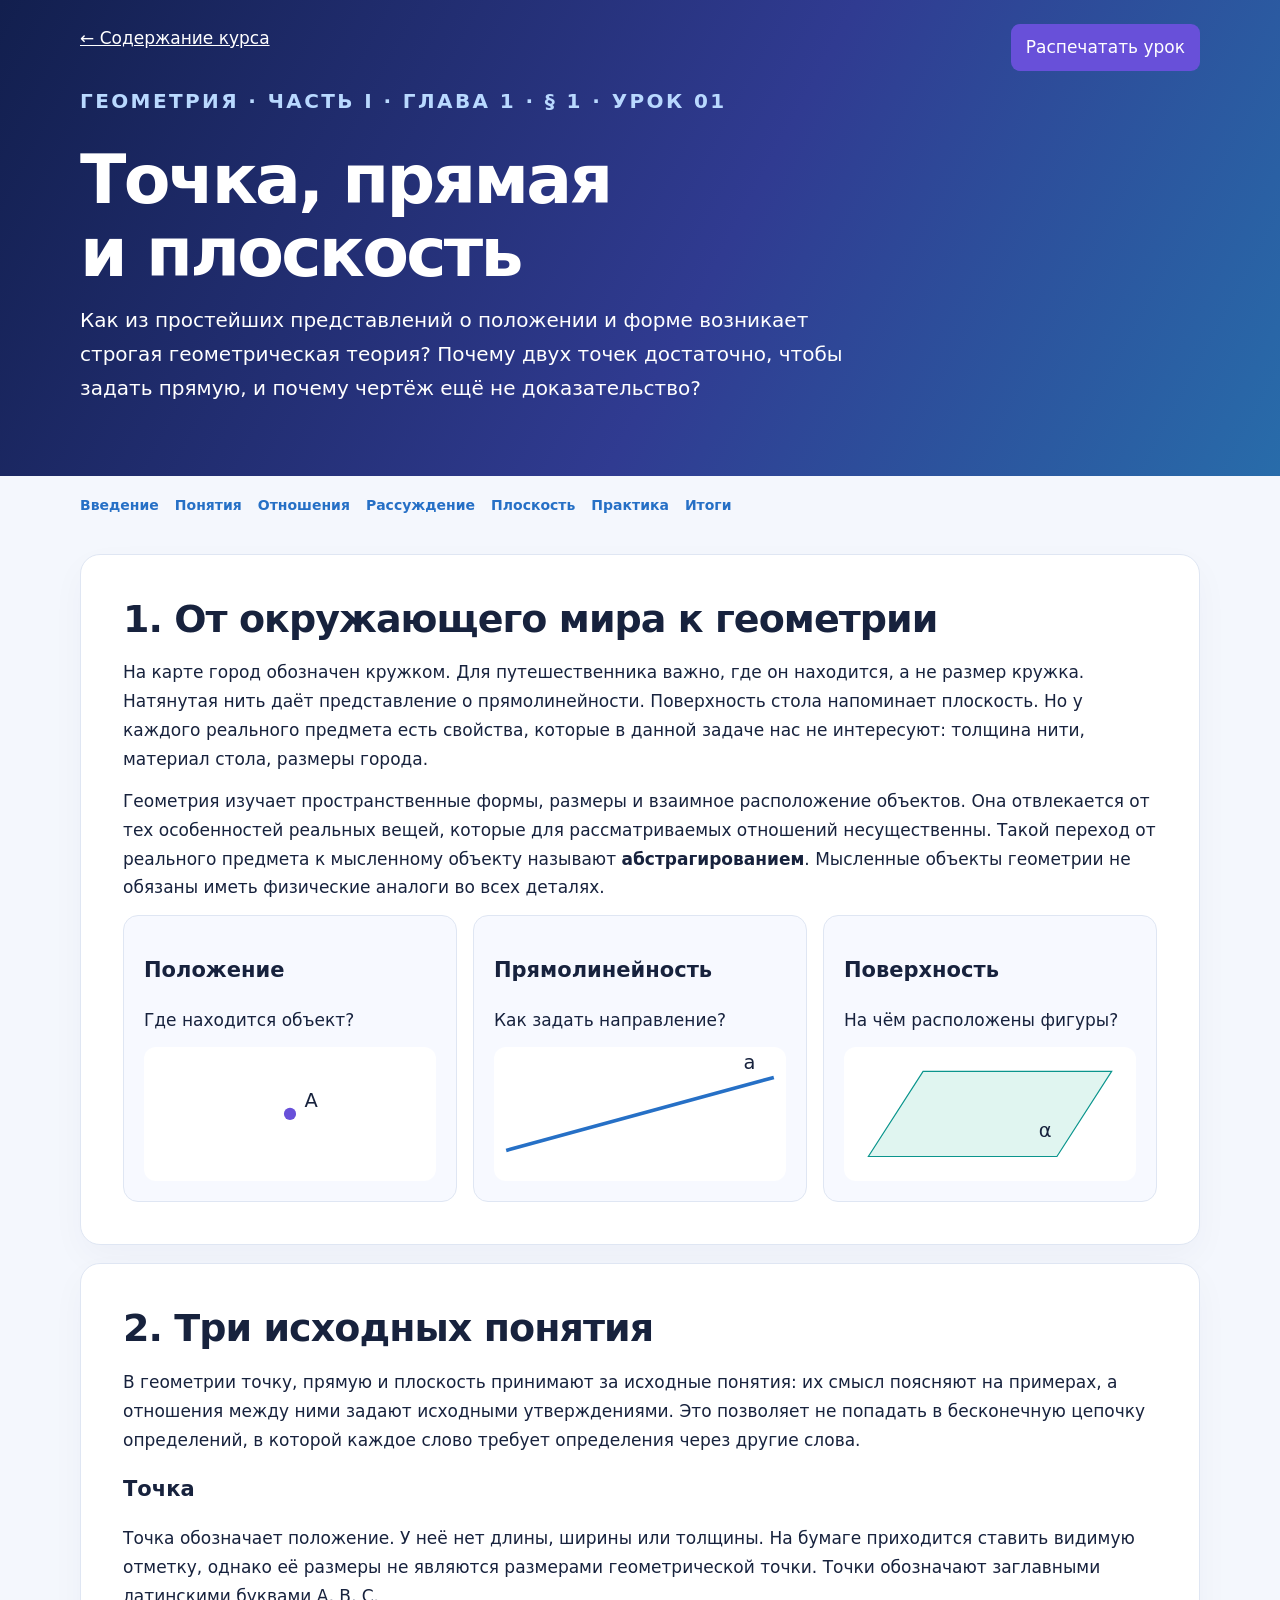
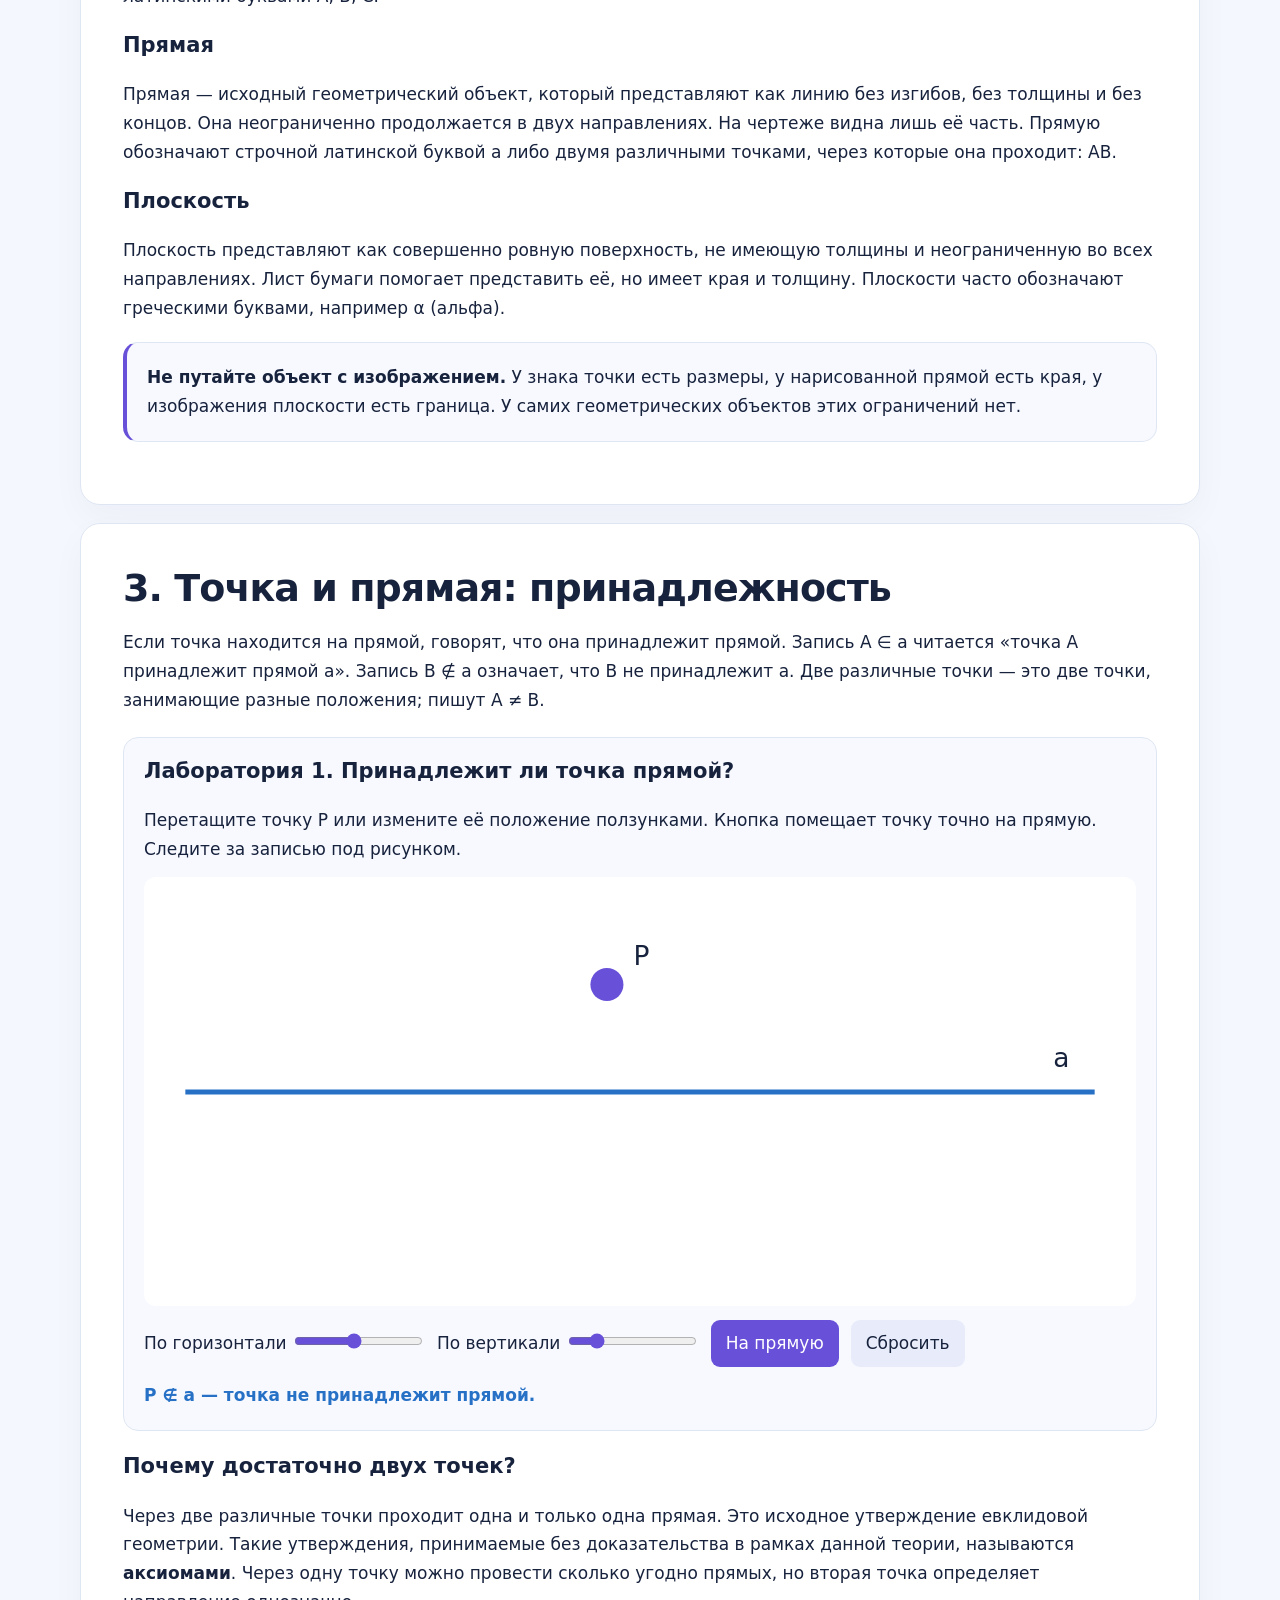
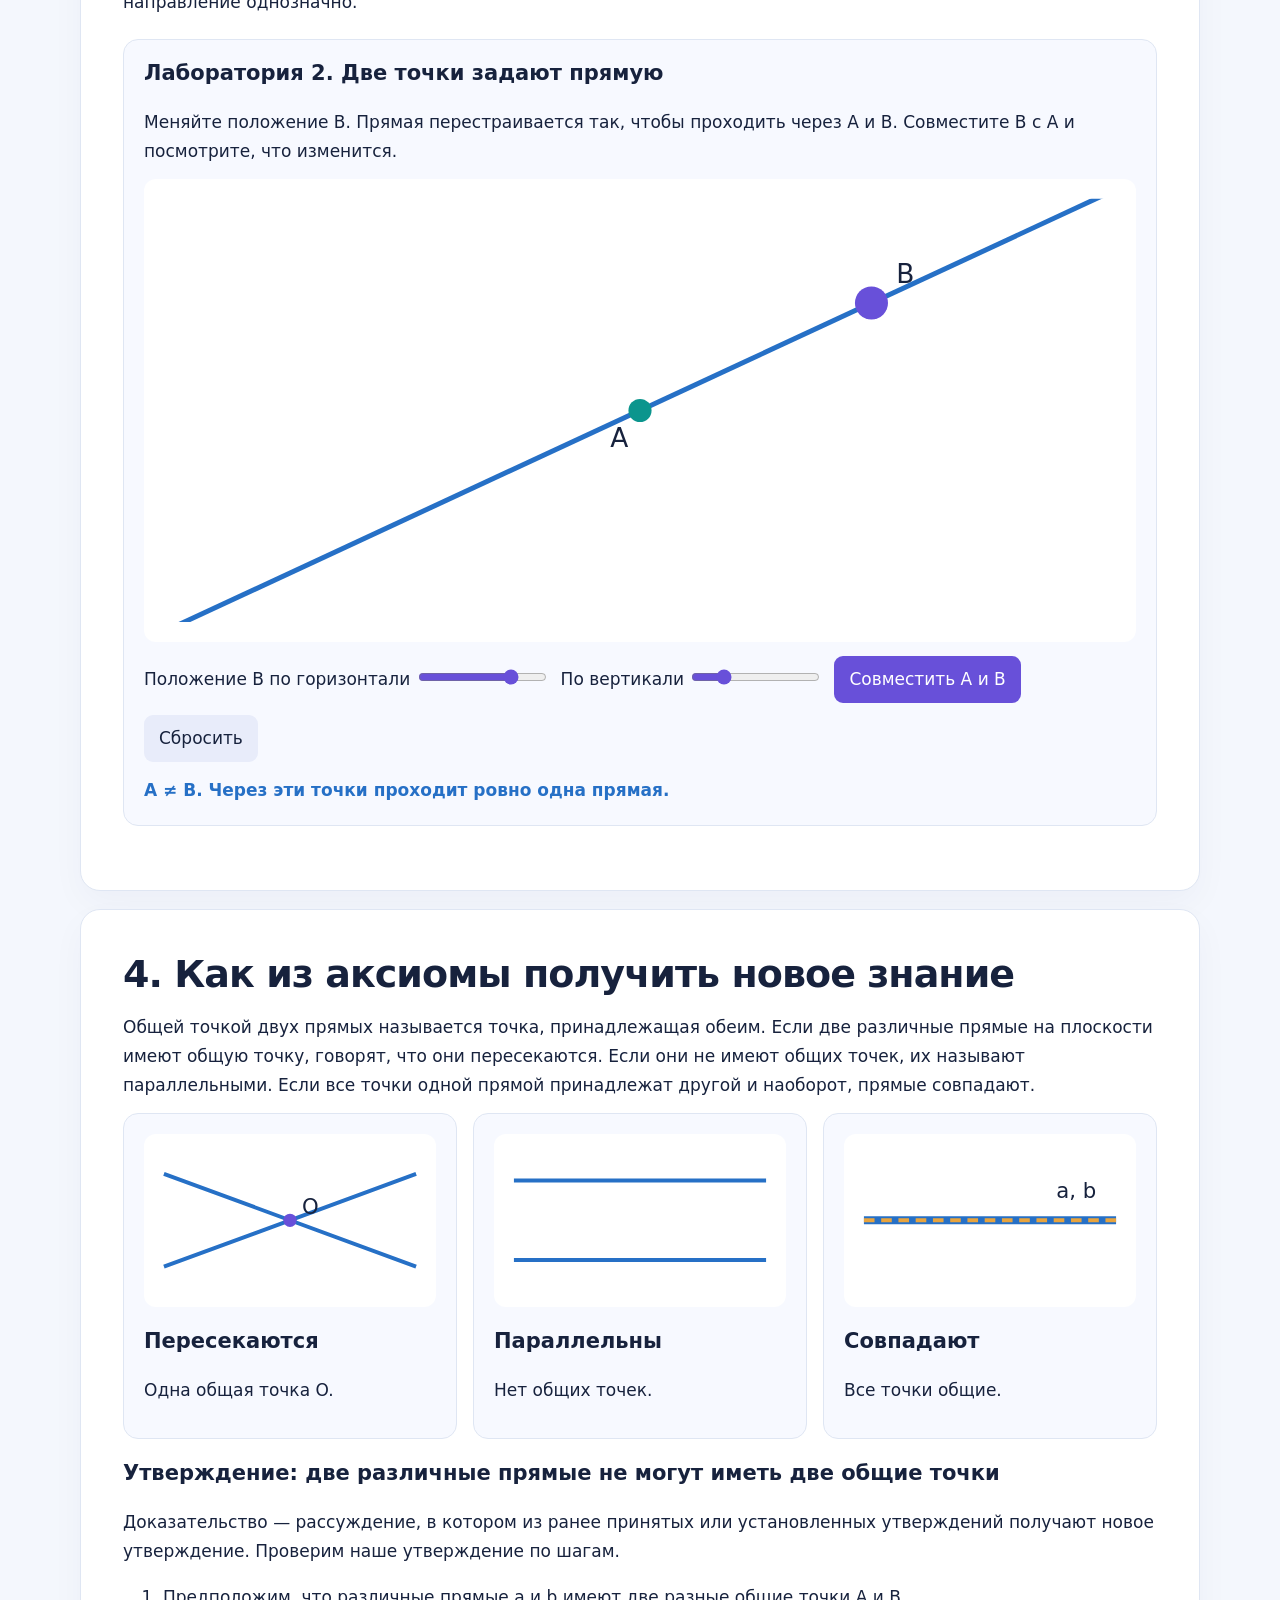
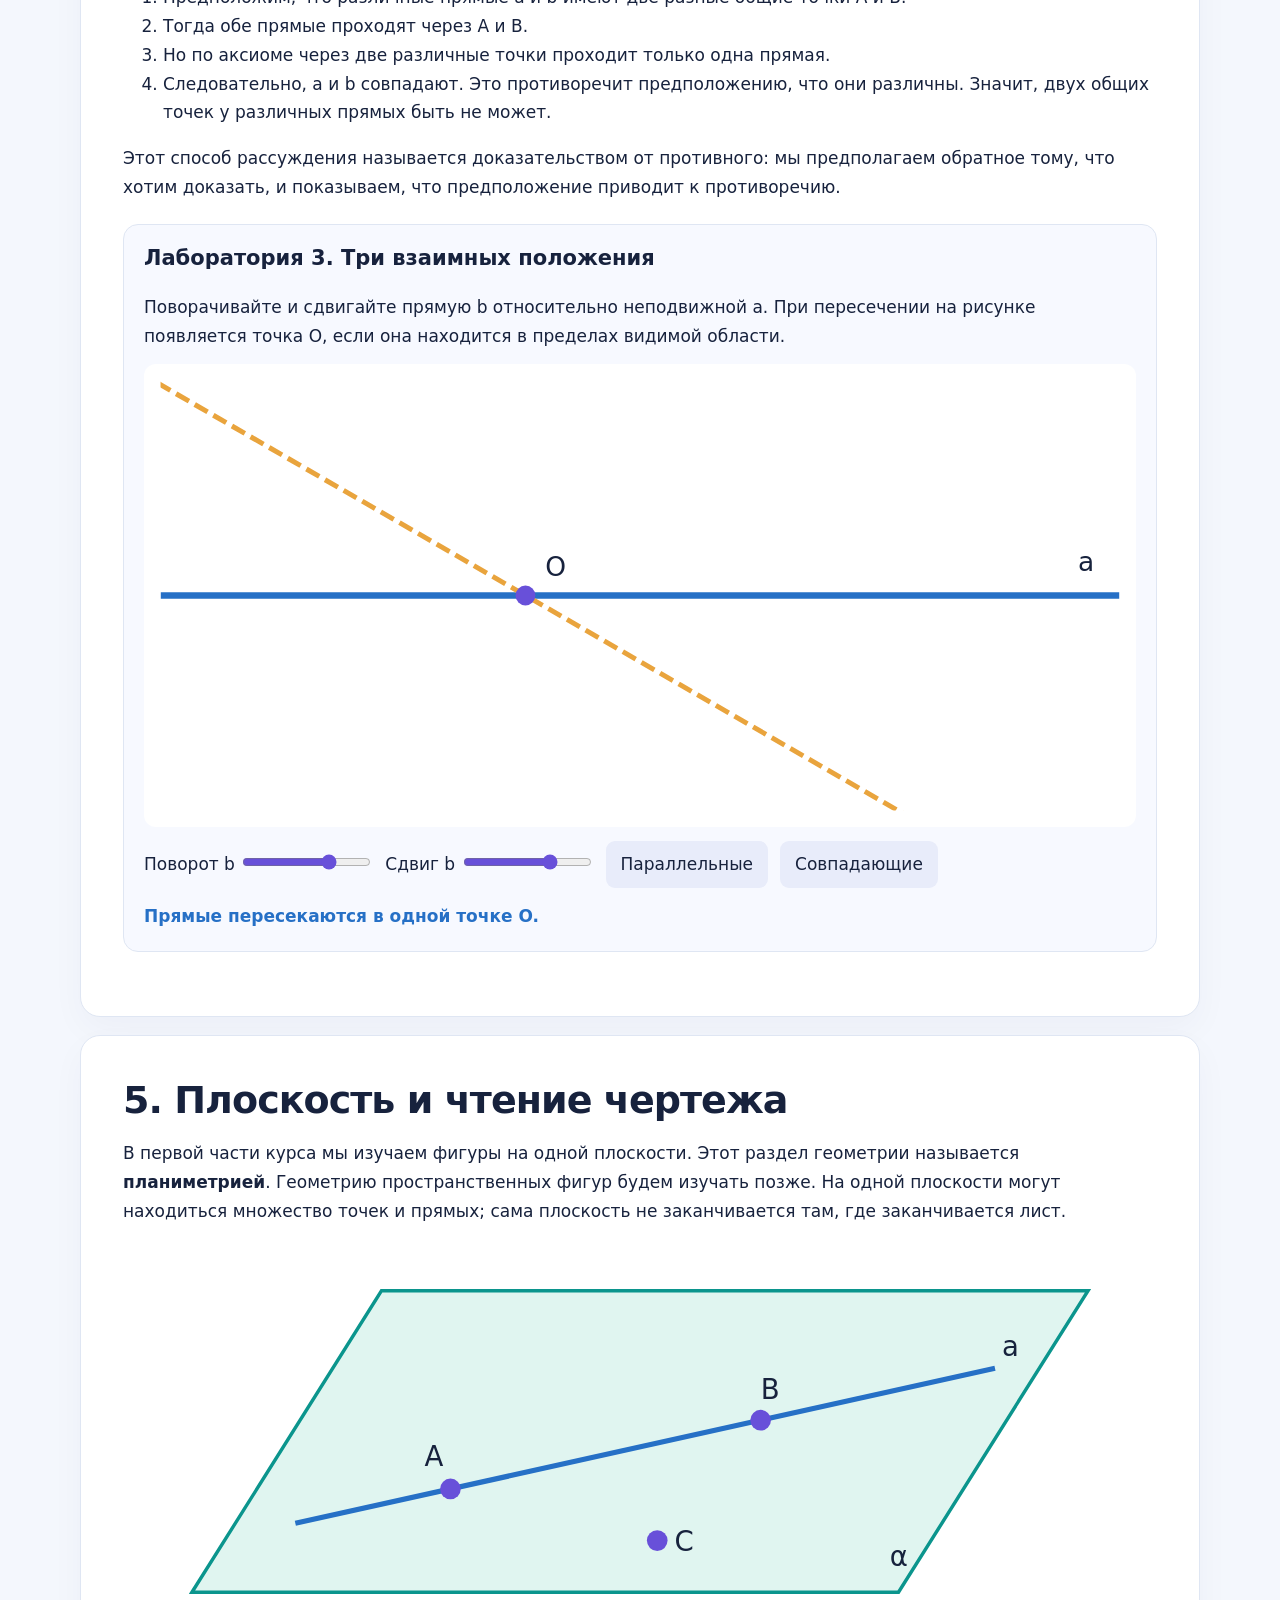
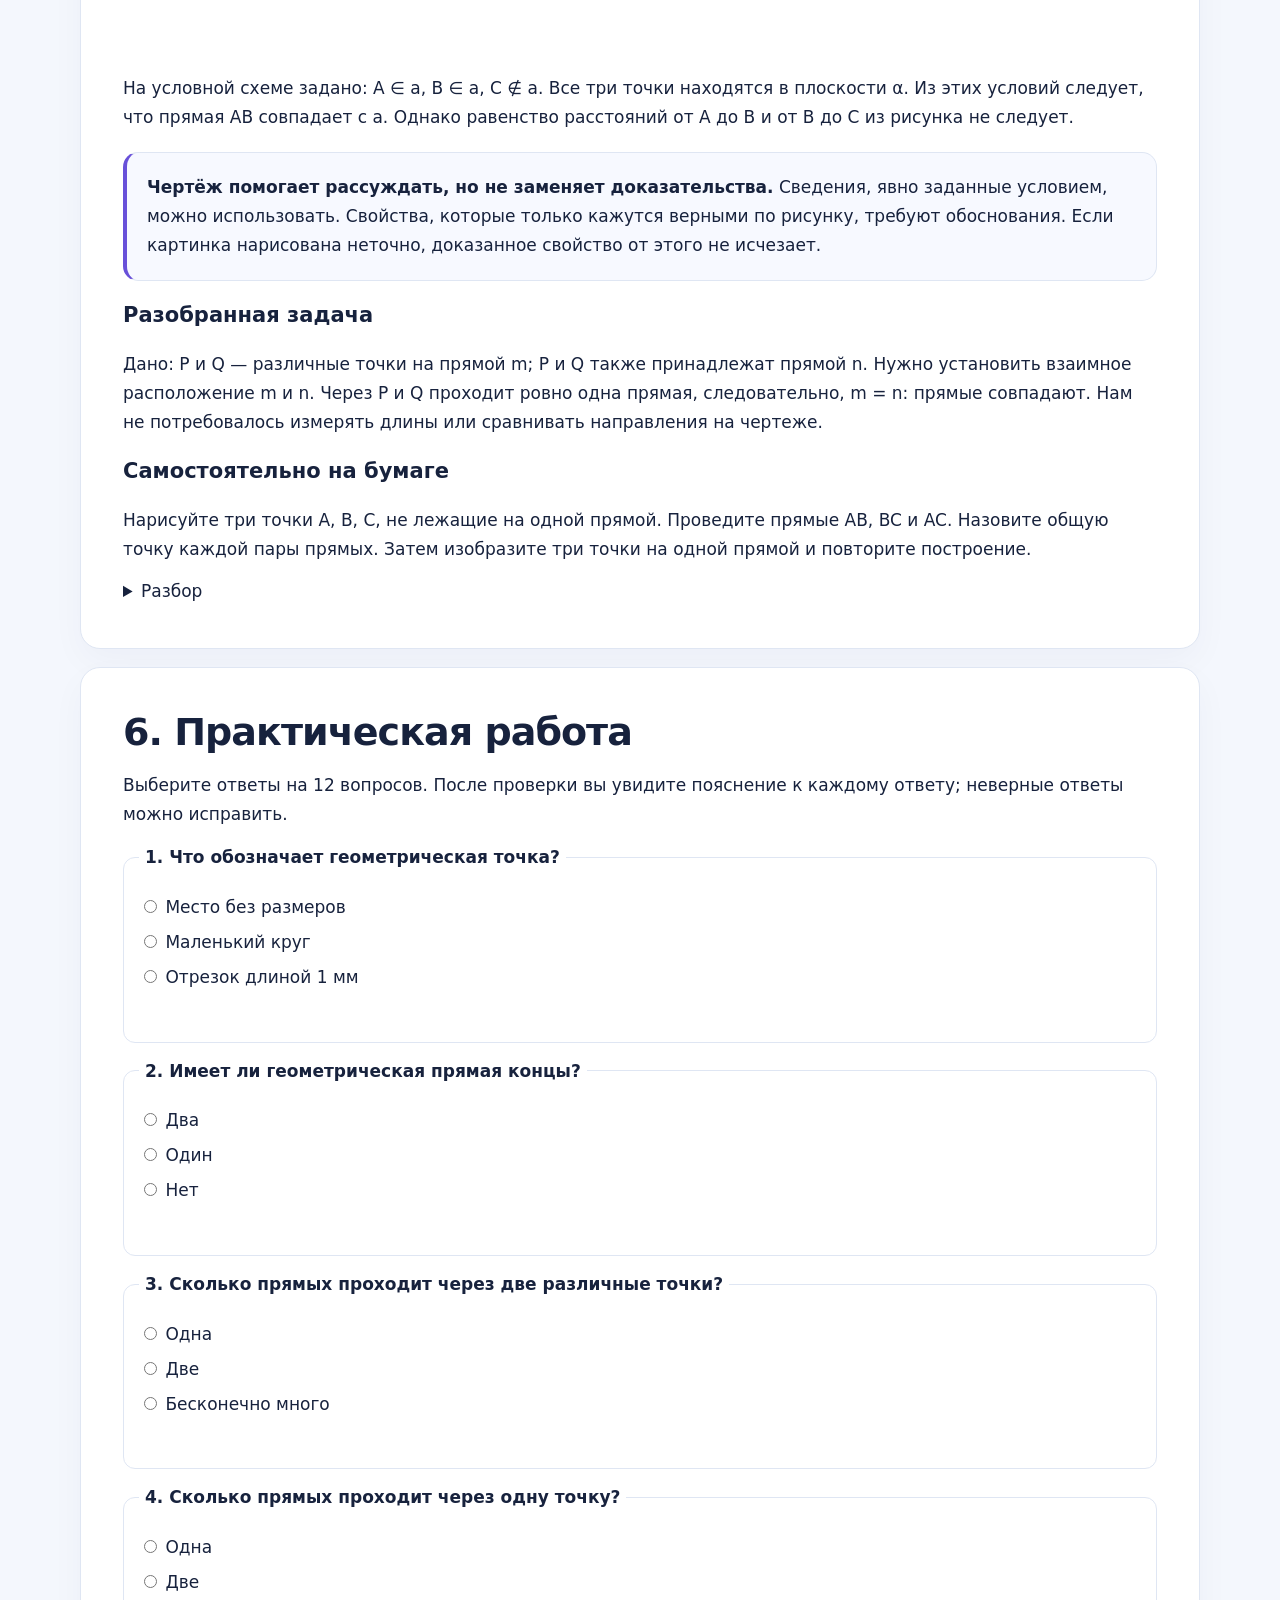
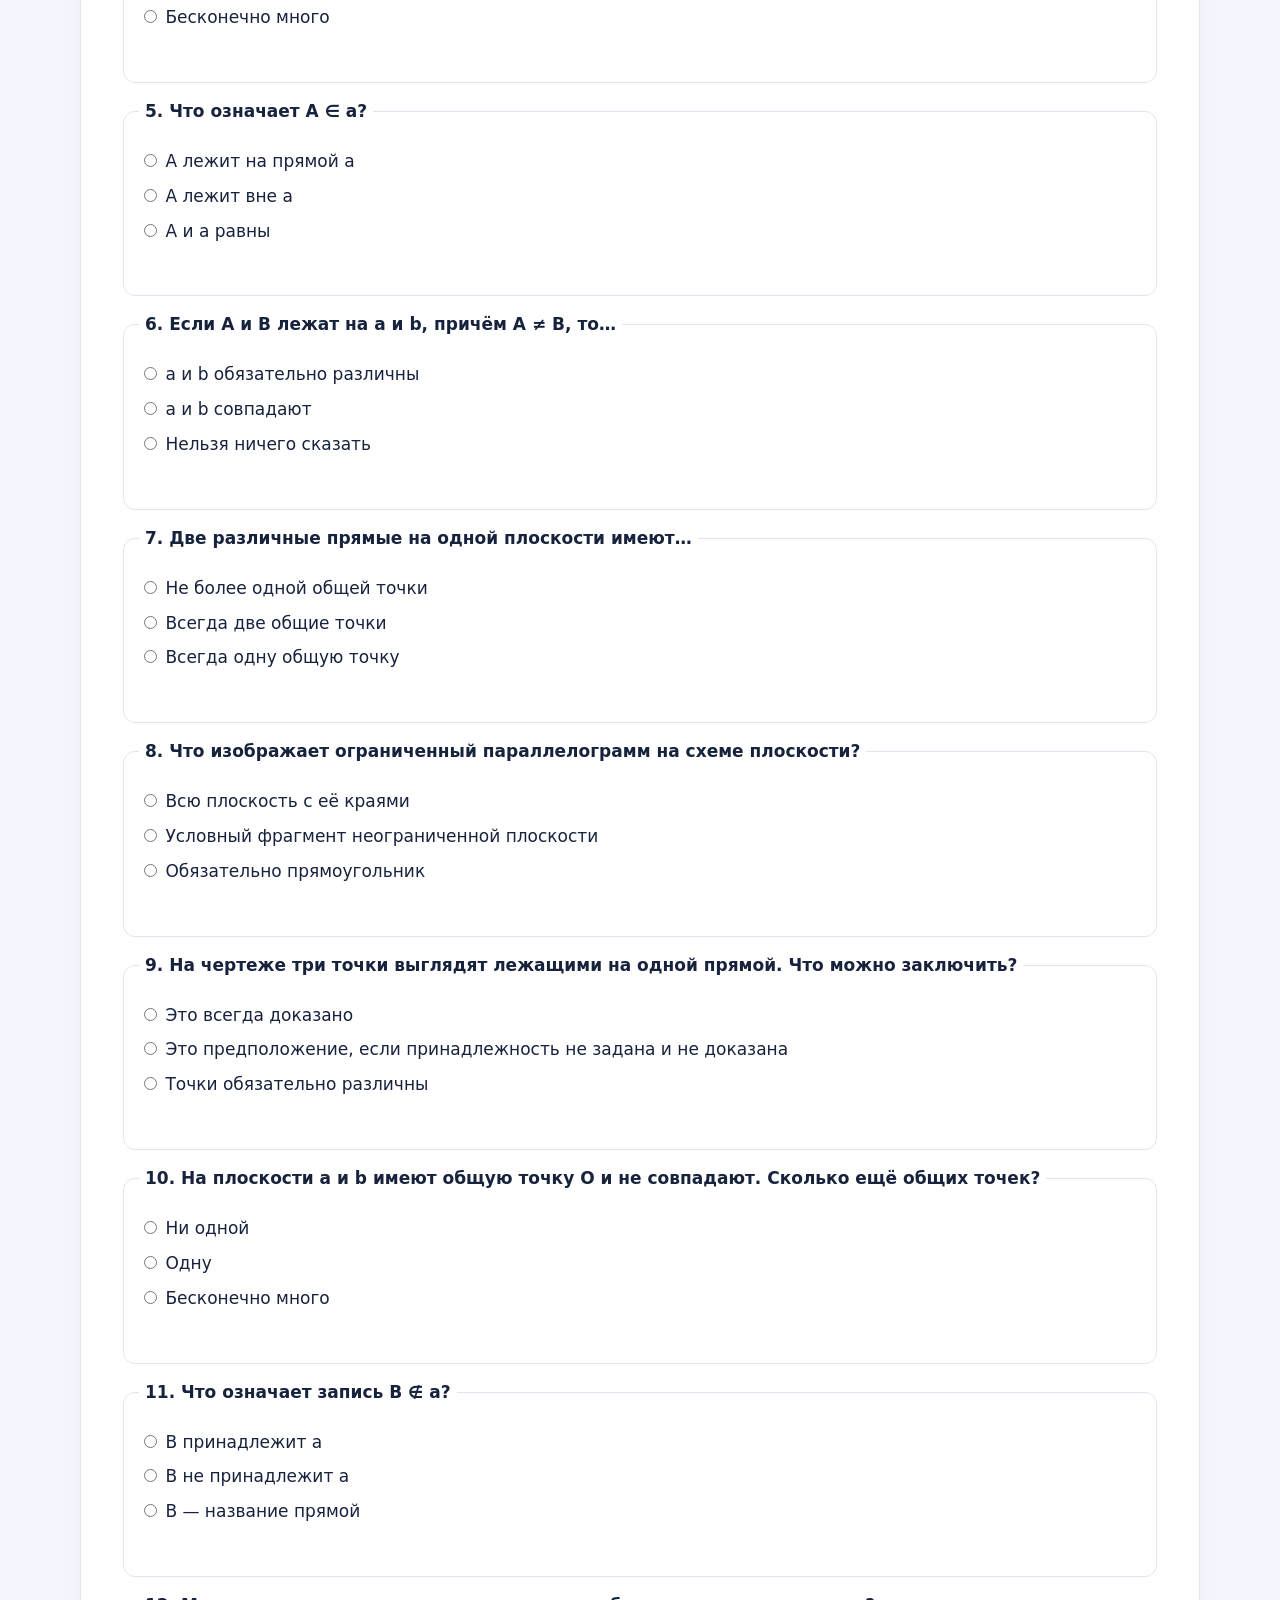
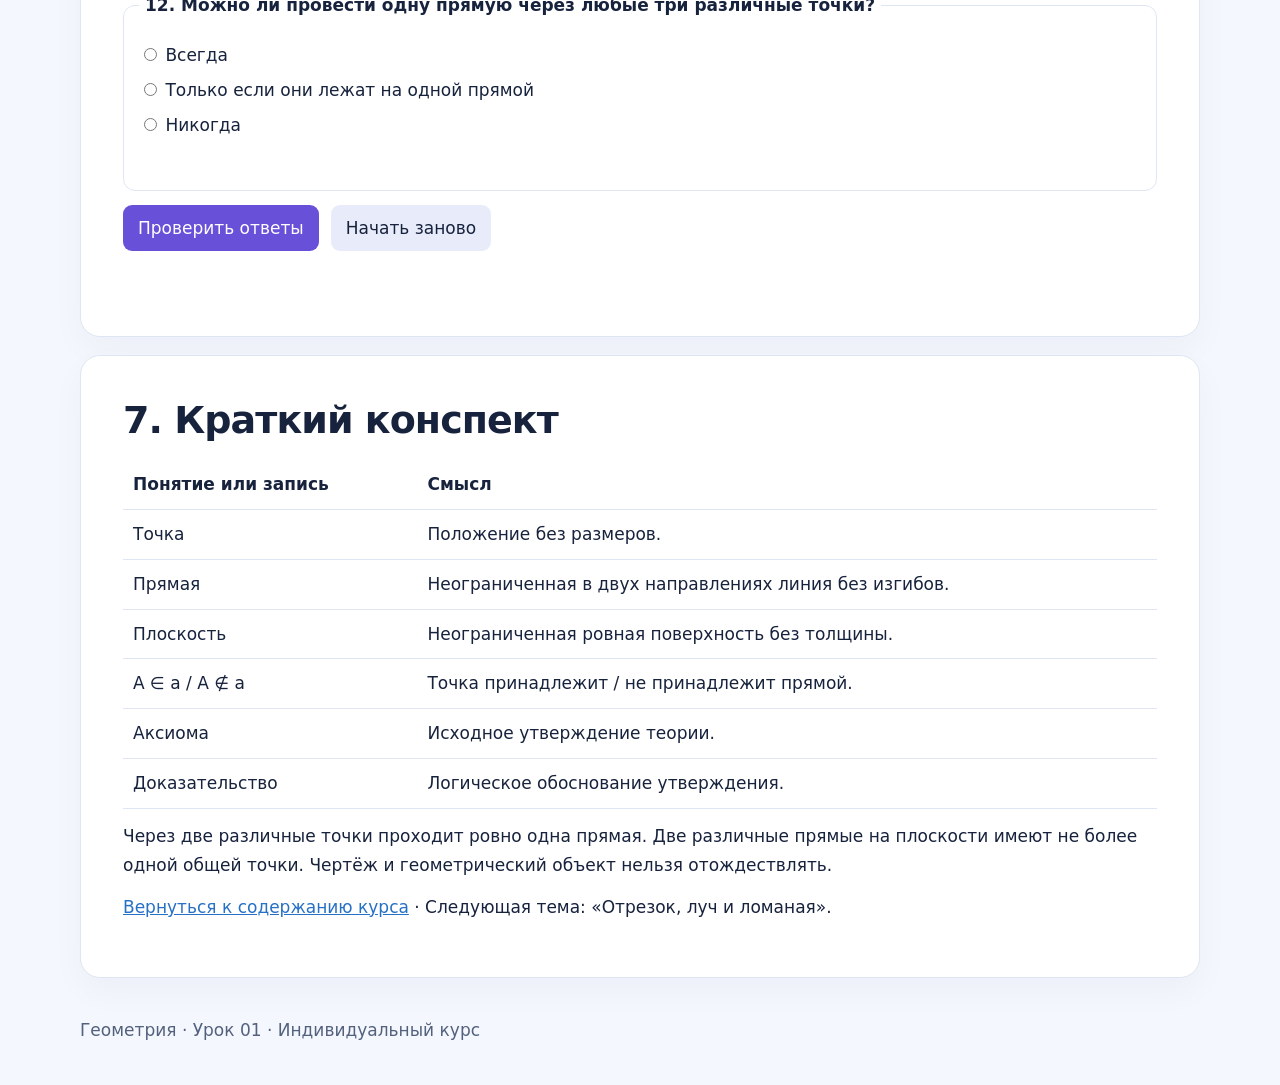
<file: lessons/geometry_01.html>
<!doctype html><html lang="ru"><head><meta charset="utf-8"><meta name="viewport" content="width=device-width,initial-scale=1"><title>Урок 1 · Точка, прямая и плоскость — Геометрия</title><link rel="stylesheet" href="../assets/css/course.css"><script defer src="../assets/js/geometry_01.js"></script></head><body><header class="hero"><div class="wrap"><div class="top"><a href="../index.html">← Содержание курса</a><button id="print">Распечатать урок</button></div><p class="eyebrow">ГЕОМЕТРИЯ · ЧАСТЬ I · ГЛАВА 1 · § 1 · УРОК 01</p><h1>Точка, прямая<br>и плоскость</h1><p>Как из простейших представлений о положении и форме возникает строгая геометрическая теория? Почему двух точек достаточно, чтобы задать прямую, и почему чертёж ещё не доказательство?</p></div></header><main class="wrap"><nav class="nav"><a href="#start">Введение</a><a href="#objects">Понятия</a><a href="#relations">Отношения</a><a href="#proof">Рассуждение</a><a href="#plane">Плоскость</a><a href="#practice">Практика</a><a href="#summary">Итоги</a></nav>
<section id="start"><h2>1. От окружающего мира к геометрии</h2><p>На карте город обозначен кружком. Для путешественника важно, где он находится, а не размер кружка. Натянутая нить даёт представление о прямолинейности. Поверхность стола напоминает плоскость. Но у каждого реального предмета есть свойства, которые в данной задаче нас не интересуют: толщина нити, материал стола, размеры города.</p><p>Геометрия изучает пространственные формы, размеры и взаимное расположение объектов. Она отвлекается от тех особенностей реальных вещей, которые для рассматриваемых отношений несущественны. Такой переход от реального предмета к мысленному объекту называют <strong>абстрагированием</strong>. Мысленные объекты геометрии не обязаны иметь физические аналоги во всех деталях.</p><div class="grid"><div class="tile"><h3>Положение</h3><p>Где находится объект?</p><svg viewBox="0 0 240 110" aria-label="Точка A"><circle cx="120" cy="55" r="5" fill="#6850d9"/><text x="132" y="49">A</text></svg></div><div class="tile"><h3>Прямолинейность</h3><p>Как задать направление?</p><svg viewBox="0 0 240 110" aria-label="Прямая a"><path d="M10 85 L230 25" stroke="#2670c6" stroke-width="3"/><text x="205" y="18">a</text></svg></div><div class="tile"><h3>Поверхность</h3><p>На чём расположены фигуры?</p><svg viewBox="0 0 240 110" aria-label="Фрагмент плоскости"><path d="M20 90 L65 20 H220 L175 90Z" fill="#e0f5f0" stroke="#0b958d"/><text x="160" y="74">α</text></svg></div></div></section>
<section id="objects"><h2>2. Три исходных понятия</h2><p>В геометрии точку, прямую и плоскость принимают за исходные понятия: их смысл поясняют на примерах, а отношения между ними задают исходными утверждениями. Это позволяет не попадать в бесконечную цепочку определений, в которой каждое слово требует определения через другие слова.</p><h3>Точка</h3><p>Точка обозначает положение. У неё нет длины, ширины или толщины. На бумаге приходится ставить видимую отметку, однако её размеры не являются размерами геометрической точки. Точки обозначают заглавными латинскими буквами A, B, C.</p><h3>Прямая</h3><p>Прямая — исходный геометрический объект, который представляют как линию без изгибов, без толщины и без концов. Она неограниченно продолжается в двух направлениях. На чертеже видна лишь её часть. Прямую обозначают строчной латинской буквой a либо двумя различными точками, через которые она проходит: AB.</p><h3>Плоскость</h3><p>Плоскость представляют как совершенно ровную поверхность, не имеющую толщины и неограниченную во всех направлениях. Лист бумаги помогает представить её, но имеет края и толщину. Плоскости часто обозначают греческими буквами, например α (альфа).</p><div class="note"><strong>Не путайте объект с изображением.</strong> У знака точки есть размеры, у нарисованной прямой есть края, у изображения плоскости есть граница. У самих геометрических объектов этих ограничений нет.</div></section>
<section id="relations"><h2>3. Точка и прямая: принадлежность</h2><p>Если точка находится на прямой, говорят, что она принадлежит прямой. Запись A ∈ a читается «точка A принадлежит прямой a». Запись B ∉ a означает, что B не принадлежит a. Две различные точки — это две точки, занимающие разные положения; пишут A ≠ B.</p><div class="lab"><h3>Лаборатория 1. Принадлежит ли точка прямой?</h3><p>Перетащите точку P или измените её положение ползунками. Кнопка помещает точку точно на прямую. Следите за записью под рисунком.</p><svg id="membership" viewBox="0 0 600 260" aria-label="Точка P и горизонтальная прямая a"><path d="M25 130 H575" stroke="#2670c6" stroke-width="3"/><text x="550" y="115">a</text><circle id="p" cx="280" cy="65" r="10" fill="#6850d9"/><text id="pl" x="296" y="55">P</text></svg><div class="controls"><label>По горизонтали <input id="px" type="range" min="35" max="565" value="280"></label><label>По вертикали <input id="py" type="range" min="25" max="235" value="65"></label><button id="snap">На прямую</button><button id="resetP" class="secondary">Сбросить</button></div><output id="pout"></output></div>
<h3>Почему достаточно двух точек?</h3><p>Через две различные точки проходит одна и только одна прямая. Это исходное утверждение евклидовой геометрии. Такие утверждения, принимаемые без доказательства в рамках данной теории, называются <strong>аксиомами</strong>. Через одну точку можно провести сколько угодно прямых, но вторая точка определяет направление однозначно.</p><div class="lab"><h3>Лаборатория 2. Две точки задают прямую</h3><p>Меняйте положение B. Прямая перестраивается так, чтобы проходить через A и B. Совместите B с A и посмотрите, что изменится.</p><svg id="two" viewBox="0 0 600 280" aria-label="Прямая через точки A и B"><defs><clipPath id="frame"><rect x="12" y="12" width="576" height="256"/></clipPath></defs><g clip-path="url(#frame)"><line id="ab" stroke="#2670c6" stroke-width="3"/><g id="fan" stroke="#a5b5e0" stroke-width="2"></g></g><circle cx="300" cy="140" r="7" fill="#0b958d"/><text x="282" y="162">A</text><circle id="b" r="10" fill="#6850d9"/><text id="bl">B</text></svg><div class="controls"><label>Положение B по горизонтали <input id="bx" type="range" min="30" max="570" value="440"></label><label>По вертикали <input id="by" type="range" min="25" max="255" value="75"></label><button id="coincide">Совместить A и B</button><button id="resetB" class="secondary">Сбросить</button></div><output id="bout"></output></div></section>
<section id="proof"><h2>4. Как из аксиомы получить новое знание</h2><p>Общей точкой двух прямых называется точка, принадлежащая обеим. Если две различные прямые на плоскости имеют общую точку, говорят, что они пересекаются. Если они не имеют общих точек, их называют параллельными. Если все точки одной прямой принадлежат другой и наоборот, прямые совпадают.</p><div class="grid"><div class="tile"><svg viewBox="0 0 220 130"><path d="M15 30 L205 100 M15 100 L205 30" stroke="#2670c6" stroke-width="3"/><circle cx="110" cy="65" r="5" fill="#6850d9"/><text x="119" y="60">O</text></svg><h3>Пересекаются</h3><p>Одна общая точка O.</p></div><div class="tile"><svg viewBox="0 0 220 130"><path d="M15 35 H205 M15 95 H205" stroke="#2670c6" stroke-width="3"/></svg><h3>Параллельны</h3><p>Нет общих точек.</p></div><div class="tile"><svg viewBox="0 0 220 130"><path d="M15 65 H205" stroke="#2670c6" stroke-width="6"/><path d="M15 65 H205" stroke="#e9a43d" stroke-dasharray="8 5" stroke-width="3"/><text x="160" y="48">a, b</text></svg><h3>Совпадают</h3><p>Все точки общие.</p></div></div>
<h3>Утверждение: две различные прямые не могут иметь две общие точки</h3><p>Доказательство — рассуждение, в котором из ранее принятых или установленных утверждений получают новое утверждение. Проверим наше утверждение по шагам.</p><ol><li>Предположим, что различные прямые a и b имеют две разные общие точки A и B.</li><li>Тогда обе прямые проходят через A и B.</li><li>Но по аксиоме через две различные точки проходит только одна прямая.</li><li>Следовательно, a и b совпадают. Это противоречит предположению, что они различны. Значит, двух общих точек у различных прямых быть не может.</li></ol><p>Этот способ рассуждения называется доказательством от противного: мы предполагаем обратное тому, что хотим доказать, и показываем, что предположение приводит к противоречию.</p><div class="lab"><h3>Лаборатория 3. Три взаимных положения</h3><p>Поворачивайте и сдвигайте прямую b относительно неподвижной a. При пересечении на рисунке появляется точка O, если она находится в пределах видимой области.</p><svg id="lines" viewBox="0 0 600 280"><defs><clipPath id="f2"><rect x="10" y="10" width="580" height="260"/></clipPath></defs><g clip-path="url(#f2)"><line x1="10" x2="590" y1="140" y2="140" stroke="#2670c6" stroke-width="4"/><line id="lineB" stroke="#e9a43d" stroke-width="3" stroke-dasharray="9 4"/><circle id="o" r="6" fill="#6850d9"/><text id="ol">O</text></g><text x="565" y="125">a</text></svg><div class="controls"><label>Поворот b <input id="angle" type="range" min="-75" max="75" value="30"></label><label>Сдвиг b <input id="shift" type="range" min="-100" max="100" value="40"></label><button id="parallel" class="secondary">Параллельные</button><button id="same" class="secondary">Совпадающие</button></div><output id="lout"></output></div></section>
<section id="plane"><h2>5. Плоскость и чтение чертежа</h2><p>В первой части курса мы изучаем фигуры на одной плоскости. Этот раздел геометрии называется <strong>планиметрией</strong>. Геометрию пространственных фигур будем изучать позже. На одной плоскости могут находиться множество точек и прямых; сама плоскость не заканчивается там, где заканчивается лист.</p><svg viewBox="0 0 600 245" aria-label="Плоскость альфа с прямой a и точками A, B, C"><path d="M40 205 L150 30 H560 L450 205Z" fill="#e0f5f0" stroke="#0b958d" stroke-width="2"/><path d="M100 165 L506 75" stroke="#2670c6" stroke-width="3"/><g fill="#6850d9"><circle cx="190" cy="145.05" r="6"/><circle cx="370" cy="105.15" r="6"/><circle cx="310" cy="175" r="6"/></g><text x="175" y="132">A</text><text x="370" y="93">B</text><text x="320" y="181">C</text><text x="510" y="68">a</text><text x="445" y="190">α</text></svg><p>На условной схеме задано: A ∈ a, B ∈ a, C ∉ a. Все три точки находятся в плоскости α. Из этих условий следует, что прямая AB совпадает с a. Однако равенство расстояний от A до B и от B до C из рисунка не следует.</p><div class="note"><strong>Чертёж помогает рассуждать, но не заменяет доказательства.</strong> Сведения, явно заданные условием, можно использовать. Свойства, которые только кажутся верными по рисунку, требуют обоснования. Если картинка нарисована неточно, доказанное свойство от этого не исчезает.</div><h3>Разобранная задача</h3><p>Дано: P и Q — различные точки на прямой m; P и Q также принадлежат прямой n. Нужно установить взаимное расположение m и n. Через P и Q проходит ровно одна прямая, следовательно, m = n: прямые совпадают. Нам не потребовалось измерять длины или сравнивать направления на чертеже.</p><h3>Самостоятельно на бумаге</h3><p>Нарисуйте три точки A, B, C, не лежащие на одной прямой. Проведите прямые AB, BC и AC. Назовите общую точку каждой пары прямых. Затем изобразите три точки на одной прямой и повторите построение.</p><details><summary>Разбор</summary><p>В первом случае AB и BC пересекаются в B, BC и AC — в C, AB и AC — в A. Во втором случае все три обозначения относятся к одной прямой, поскольку каждая пара различных точек принадлежит этой прямой.</p></details></section>
<section id="practice"><h2>6. Практическая работа</h2><p>Выберите ответы на 12 вопросов. После проверки вы увидите пояснение к каждому ответу; неверные ответы можно исправить.</p><form id="quiz"><fieldset data-answer="0" data-explanation="Точка обозначает положение; кружок на рисунке лишь условный знак."><legend>1. Что обозначает геометрическая точка?</legend><label><input type="radio" name="q0" value="0"> Место без размеров</label><label><input type="radio" name="q0" value="1"> Маленький круг</label><label><input type="radio" name="q0" value="2"> Отрезок длиной 1 мм</label><div class="feedback" aria-live="polite"></div></fieldset><fieldset data-answer="2" data-explanation="Прямая неограниченно продолжается в обоих направлениях."><legend>2. Имеет ли геометрическая прямая концы?</legend><label><input type="radio" name="q1" value="0"> Два</label><label><input type="radio" name="q1" value="1"> Один</label><label><input type="radio" name="q1" value="2"> Нет</label><div class="feedback" aria-live="polite"></div></fieldset><fieldset data-answer="0" data-explanation="Это исходное положение евклидовой геометрии."><legend>3. Сколько прямых проходит через две различные точки?</legend><label><input type="radio" name="q2" value="0"> Одна</label><label><input type="radio" name="q2" value="1"> Две</label><label><input type="radio" name="q2" value="2"> Бесконечно много</label><div class="feedback" aria-live="polite"></div></fieldset><fieldset data-answer="2" data-explanation="Направление прямой через одну точку можно выбирать произвольно."><legend>4. Сколько прямых проходит через одну точку?</legend><label><input type="radio" name="q3" value="0"> Одна</label><label><input type="radio" name="q3" value="1"> Две</label><label><input type="radio" name="q3" value="2"> Бесконечно много</label><div class="feedback" aria-live="polite"></div></fieldset><fieldset data-answer="0" data-explanation="Знак ∈ означает принадлежность."><legend>5. Что означает A ∈ a?</legend><label><input type="radio" name="q4" value="0"> A лежит на прямой a</label><label><input type="radio" name="q4" value="1"> A лежит вне a</label><label><input type="radio" name="q4" value="2"> A и a равны</label><div class="feedback" aria-live="polite"></div></fieldset><fieldset data-answer="1" data-explanation="Через две разные точки проходит ровно одна прямая."><legend>6. Если A и B лежат на a и b, причём A ≠ B, то…</legend><label><input type="radio" name="q5" value="0"> a и b обязательно различны</label><label><input type="radio" name="q5" value="1"> a и b совпадают</label><label><input type="radio" name="q5" value="2"> Нельзя ничего сказать</label><div class="feedback" aria-live="polite"></div></fieldset><fieldset data-answer="0" data-explanation="Они либо пересекаются в одной точке, либо не имеют общих точек."><legend>7. Две различные прямые на одной плоскости имеют…</legend><label><input type="radio" name="q6" value="0"> Не более одной общей точки</label><label><input type="radio" name="q6" value="1"> Всегда две общие точки</label><label><input type="radio" name="q6" value="2"> Всегда одну общую точку</label><div class="feedback" aria-live="polite"></div></fieldset><fieldset data-answer="1" data-explanation="У плоскости нет краёв; рисунок показывает только часть."><legend>8. Что изображает ограниченный параллелограмм на схеме плоскости?</legend><label><input type="radio" name="q7" value="0"> Всю плоскость с её краями</label><label><input type="radio" name="q7" value="1"> Условный фрагмент неограниченной плоскости</label><label><input type="radio" name="q7" value="2"> Обязательно прямоугольник</label><div class="feedback" aria-live="polite"></div></fieldset><fieldset data-answer="1" data-explanation="Точность рисунка не заменяет условия или доказательства."><legend>9. На чертеже три точки выглядят лежащими на одной прямой. Что можно заключить?</legend><label><input type="radio" name="q8" value="0"> Это всегда доказано</label><label><input type="radio" name="q8" value="1"> Это предположение, если принадлежность не задана и не доказана</label><label><input type="radio" name="q8" value="2"> Точки обязательно различны</label><div class="feedback" aria-live="polite"></div></fieldset><fieldset data-answer="0" data-explanation="Вторая общая точка заставила бы прямые совпасть."><legend>10. На плоскости a и b имеют общую точку O и не совпадают. Сколько ещё общих точек?</legend><label><input type="radio" name="q9" value="0"> Ни одной</label><label><input type="radio" name="q9" value="1"> Одну</label><label><input type="radio" name="q9" value="2"> Бесконечно много</label><div class="feedback" aria-live="polite"></div></fieldset><fieldset data-answer="1" data-explanation="Знак ∉ обозначает отсутствие принадлежности."><legend>11. Что означает запись B ∉ a?</legend><label><input type="radio" name="q10" value="0"> B принадлежит a</label><label><input type="radio" name="q10" value="1"> B не принадлежит a</label><label><input type="radio" name="q10" value="2"> B — название прямой</label><div class="feedback" aria-live="polite"></div></fieldset><fieldset data-answer="1" data-explanation="Две точки задают прямую, третья может лежать вне неё."><legend>12. Можно ли провести одну прямую через любые три различные точки?</legend><label><input type="radio" name="q11" value="0"> Всегда</label><label><input type="radio" name="q11" value="1"> Только если они лежат на одной прямой</label><label><input type="radio" name="q11" value="2"> Никогда</label><div class="feedback" aria-live="polite"></div></fieldset><div class="controls"><button type="submit">Проверить ответы</button><button type="reset" class="secondary">Начать заново</button></div><output id="score" aria-live="polite"></output></form></section>
<section id="summary"><h2>7. Краткий конспект</h2><table><thead><tr><th>Понятие или запись</th><th>Смысл</th></tr></thead><tbody><tr><td>Точка</td><td>Положение без размеров.</td></tr><tr><td>Прямая</td><td>Неограниченная в двух направлениях линия без изгибов.</td></tr><tr><td>Плоскость</td><td>Неограниченная ровная поверхность без толщины.</td></tr><tr><td>A ∈ a / A ∉ a</td><td>Точка принадлежит / не принадлежит прямой.</td></tr><tr><td>Аксиома</td><td>Исходное утверждение теории.</td></tr><tr><td>Доказательство</td><td>Логическое обоснование утверждения.</td></tr></tbody></table><p>Через две различные точки проходит ровно одна прямая. Две различные прямые на плоскости имеют не более одной общей точки. Чертёж и геометрический объект нельзя отождествлять.</p><p><a href="../index.html">Вернуться к содержанию курса</a> · Следующая тема: «Отрезок, луч и ломаная».</p></section></main><footer class="wrap">Геометрия · Урок 01 · Индивидуальный курс</footer></body></html>
</file>
<file: assets/css/course.css>
:root{--ink:#17223d;--muted:#53617d;--bg:#f4f7fd;--paper:#fff;--line:#dfe6f3;--violet:#6850d9;--blue:#2670c6;--teal:#0b958d;--gold:#e9a43d}*{box-sizing:border-box}html{scroll-behavior:smooth}body{margin:0;background:var(--bg);color:var(--ink);font:17px/1.7 system-ui,Arial,sans-serif}a{color:var(--blue)}.wrap{width:min(1120px,calc(100% - 36px));margin:auto}.hero{background:linear-gradient(118deg,#121f4e,#303b91 56%,#286caa);color:white;padding:24px 0 58px}.hero a{color:white}.top{display:flex;justify-content:space-between;gap:16px;flex-wrap:wrap}.eyebrow{letter-spacing:.12em;font-size:13px;font-weight:750;color:#b9d9ff}.hero h1{font-size:clamp(38px,6vw,68px);line-height:1.08;letter-spacing:-.04em;margin:25px 0 12px}.hero p{max-width:780px;font-size:20px}.nav{display:flex;flex-wrap:wrap;gap:16px;padding:18px 0}.nav a{font-size:14px;font-weight:700;text-decoration:none}section{background:white;border:1px solid var(--line);border-radius:20px;padding:clamp(20px,4vw,42px);margin:18px 0;box-shadow:0 13px 34px #16265009;scroll-margin-top:20px}h2{font-size:clamp(26px,3.4vw,38px);line-height:1.2;letter-spacing:-.025em;margin:0 0 16px}h3{font-size:21px;line-height:1.3}p{margin:13px 0}.grid{display:grid;grid-template-columns:repeat(auto-fit,minmax(min(240px,100%),1fr));gap:16px}.tile,.lab,.note{border:1px solid var(--line);border-radius:15px;background:#f7f9ff;padding:20px}.note{border-left:4px solid var(--violet);margin:20px 0}.lab{margin:22px 0}.lab h3{margin-top:0}svg{width:100%;height:auto;display:block;background:#fff;border-radius:12px;touch-action:none}svg text{font:16px system-ui;fill:var(--ink)}.controls{display:flex;flex-wrap:wrap;gap:12px;align-items:center;margin:14px 0}button,select,input{font:inherit}button{border:0;border-radius:9px;background:var(--violet);color:white;padding:9px 15px;cursor:pointer}button.secondary{background:#e8ecfa;color:var(--ink)}button:focus-visible,input:focus-visible,select:focus-visible{outline:3px solid var(--gold);outline-offset:3px}input[type=range]{max-width:100%;accent-color:var(--violet)}output,.feedback{display:block;min-height:1.7em;font-weight:650;color:var(--blue)}fieldset{border:1px solid var(--line);border-radius:12px;margin:14px 0;padding:15px}legend{font-weight:700;padding:0 6px}fieldset label{display:block;margin:6px 0}.correct{color:#177a55}.wrong{color:#b43251}table{width:100%;border-collapse:collapse}th,td{text-align:left;padding:10px;border-bottom:1px solid var(--line)}footer{padding:20px 0 40px;color:var(--muted)}.muted{color:var(--muted)}.course-list{list-style:none;padding:0}.course-list li{border-bottom:1px solid var(--line);padding:12px 0}.course-list label{margin-right:10px}input[type=search]{max-width:100%;padding:10px;border:1px solid var(--line);border-radius:8px} [hidden]{display:none!important}@media print{body{background:white;color:black;font-size:11pt}.hero{background:white;color:black;padding:0}.hero a,.eyebrow{color:black}.nav,.controls,button,.top{display:none}section{box-shadow:none;border:0;padding:10px;margin:0}.lab,.tile,.note,fieldset{break-inside:avoid}.wrap{width:100%}}
</file>
